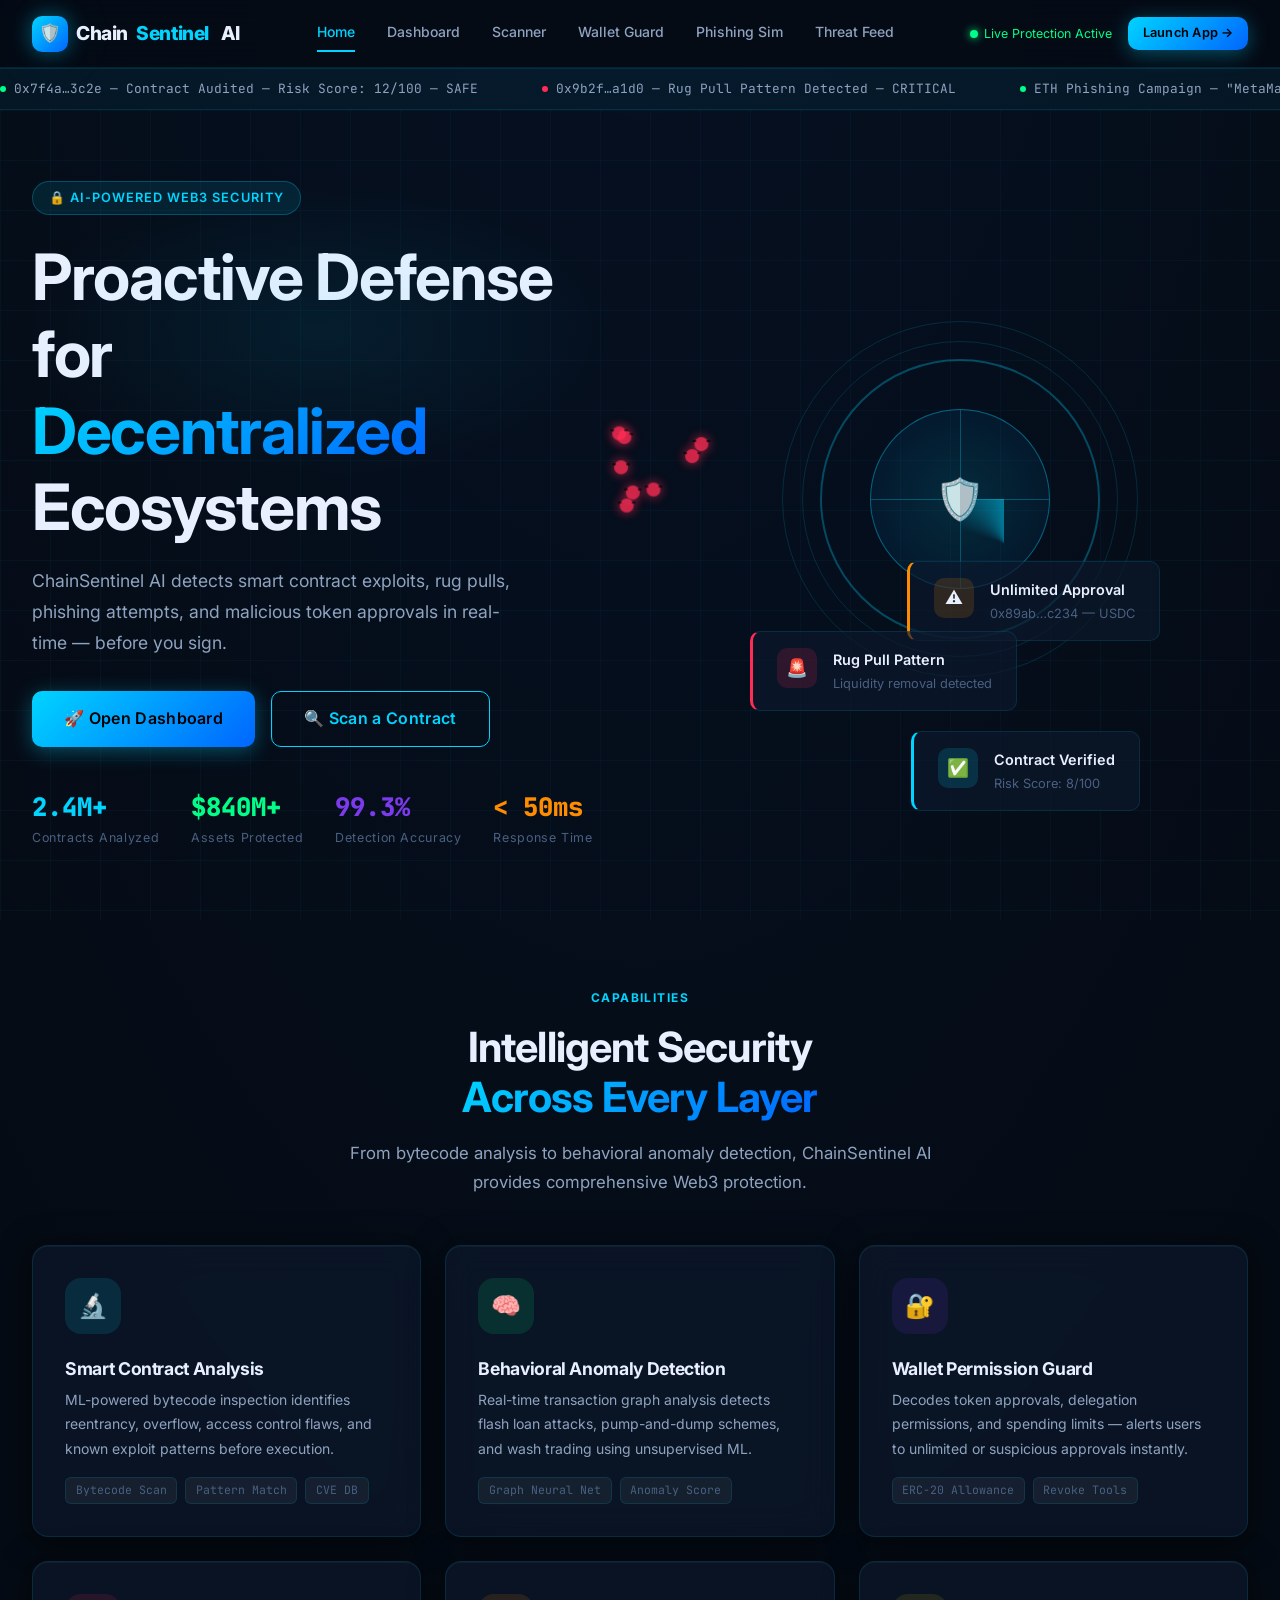
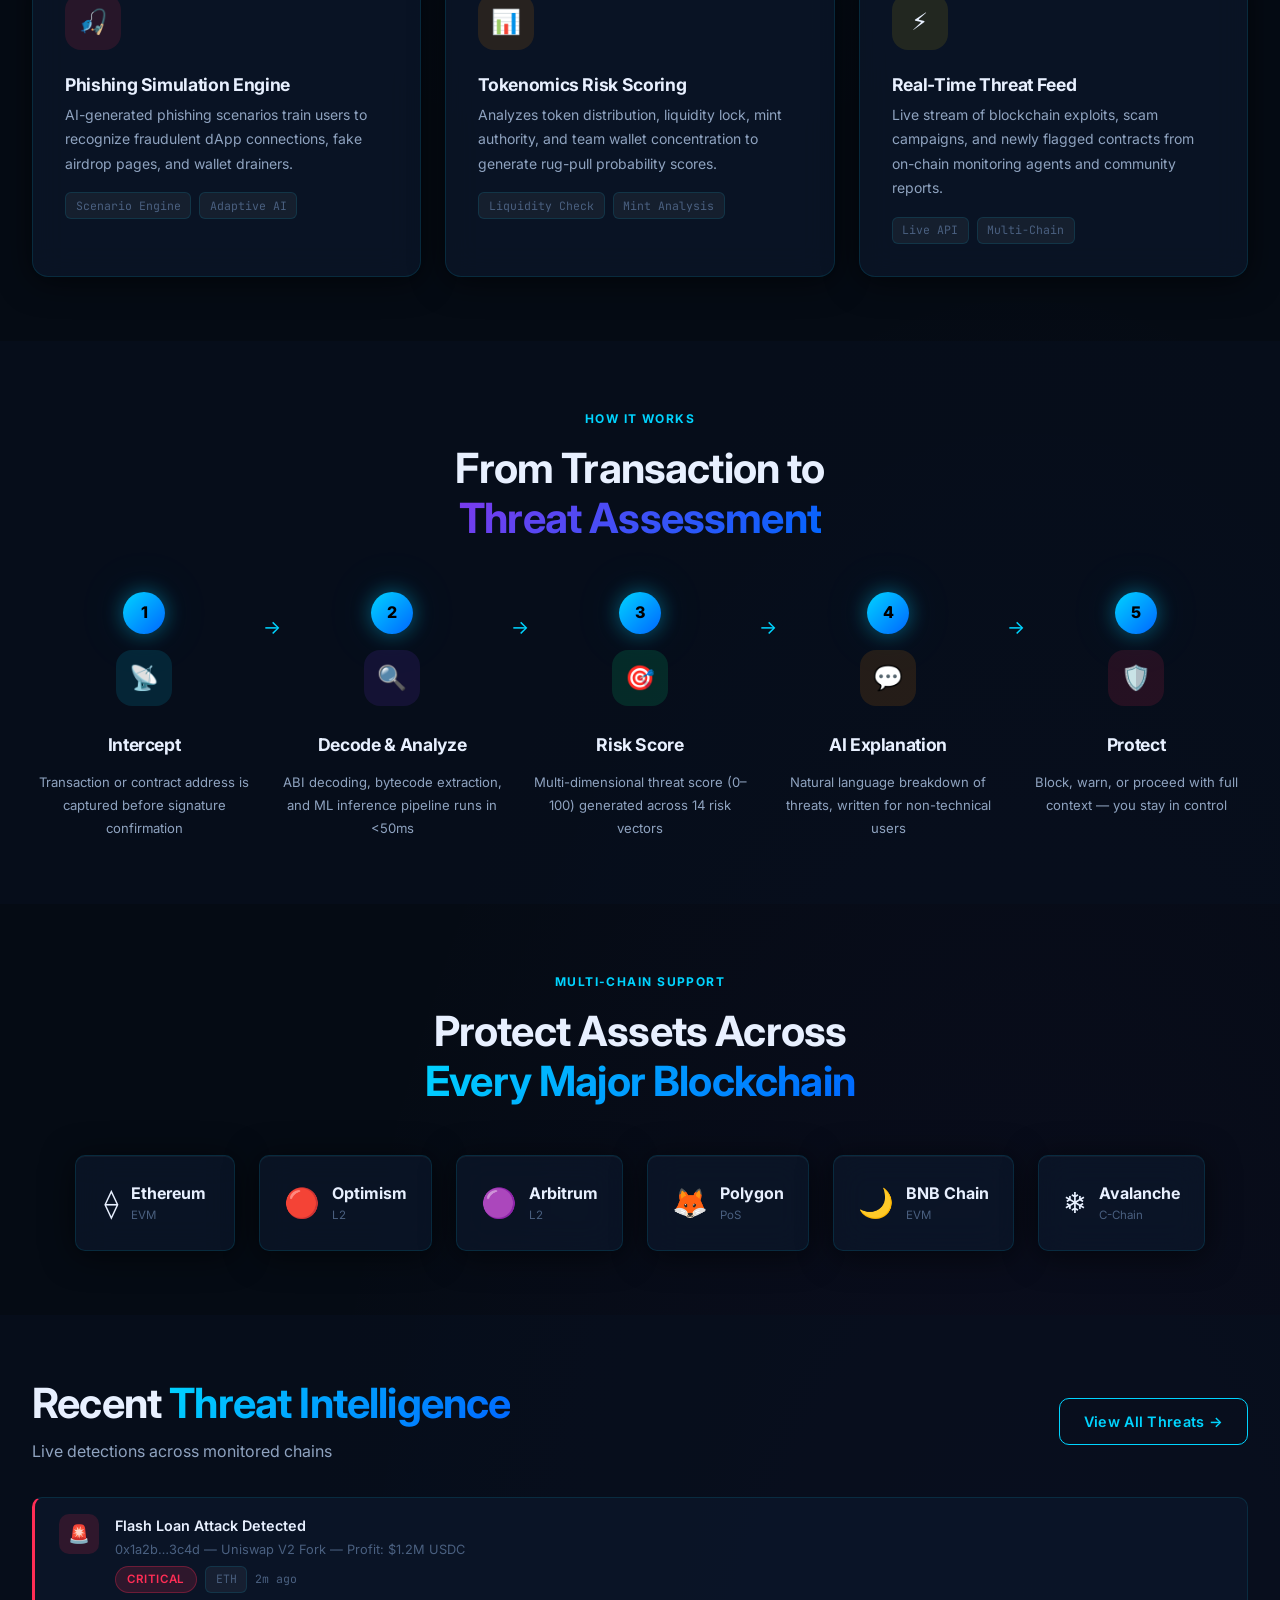
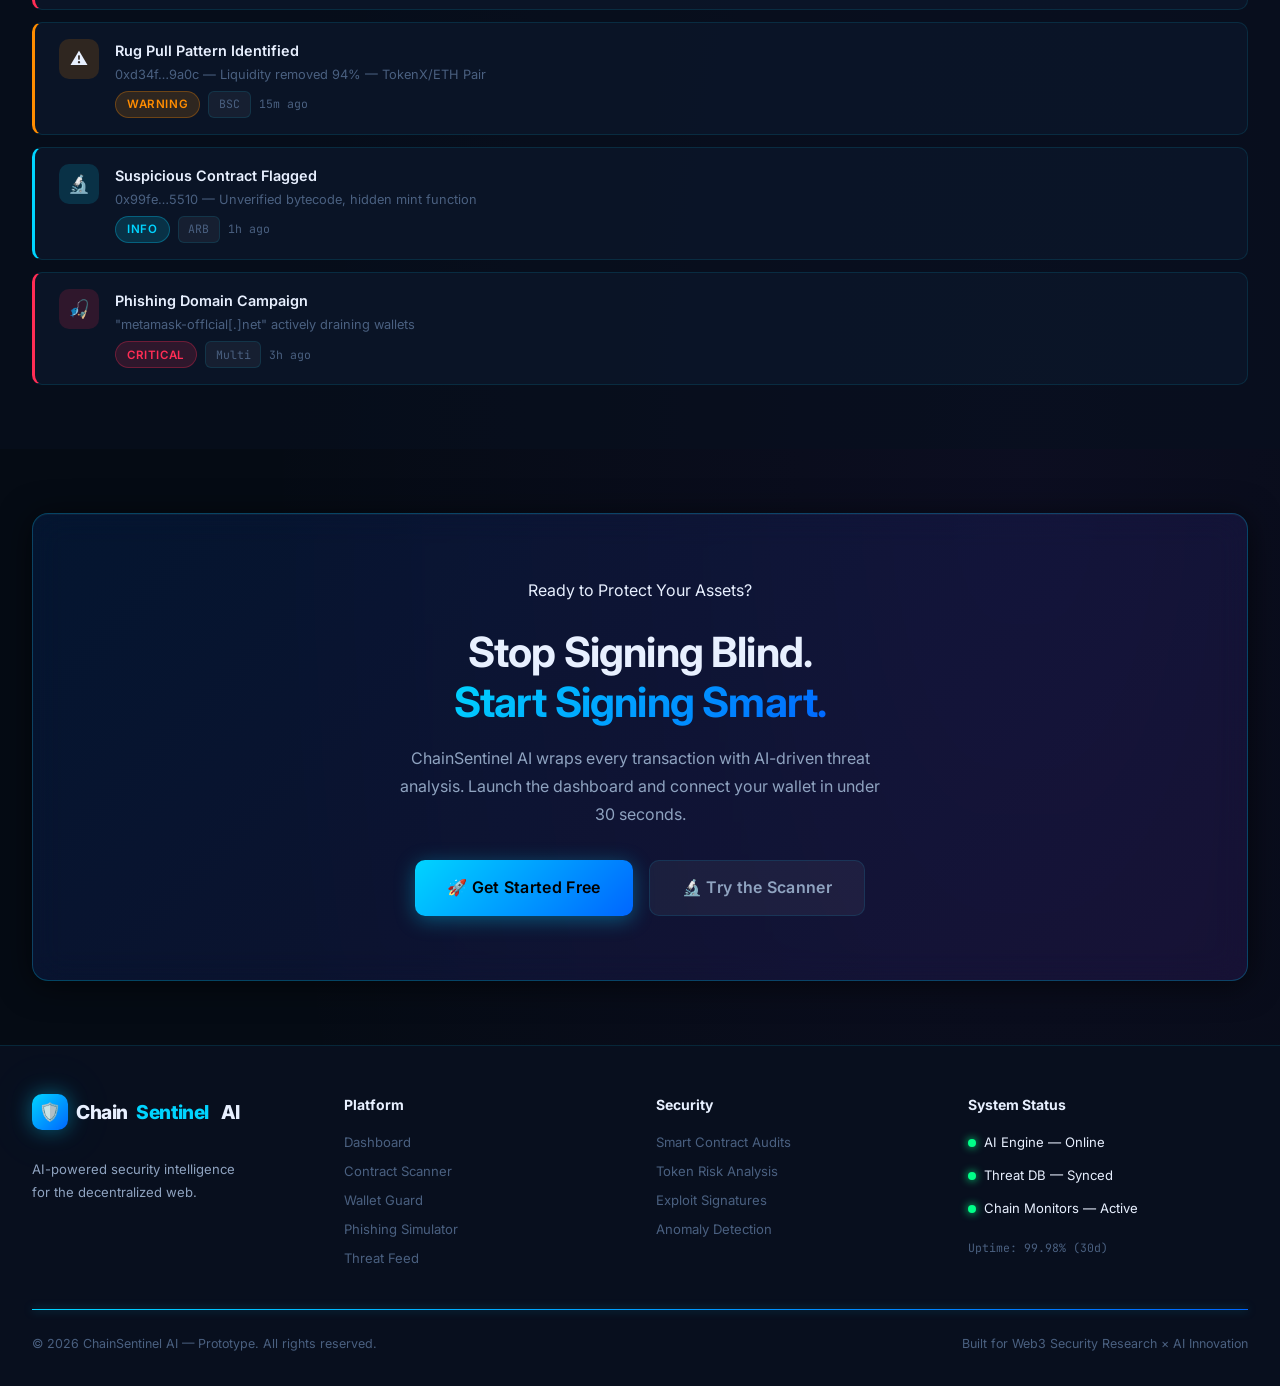
<file: frontend/index.html>
<!DOCTYPE html>
<html lang="en">
<head>
  <meta charset="UTF-8" />
  <meta name="viewport" content="width=device-width, initial-scale=1.0" />
  <title>ChainSentinel AI – Web3 Security Intelligence Platform</title>
  <meta name="description" content="AI-powered real-time threat detection for smart contracts, wallets, and decentralized applications. Protect your Web3 assets with ChainSentinel AI." />
  <link rel="stylesheet" href="styles/main.css" />
  <link rel="stylesheet" href="styles/components.css" />
</head>
<body>

<!-- ===== NAVBAR ===== -->
<nav class="navbar" id="navbar">
  <a href="index.html" class="nav-logo">
    <div class="logo-icon">🛡️</div>
    Chain<span>Sentinel</span>&nbsp;AI
  </a>
  <div class="nav-links">
    <a href="index.html" class="nav-link active">Home</a>
    <a href="dashboard.html" class="nav-link">Dashboard</a>
    <a href="contract-scanner.html" class="nav-link">Scanner</a>
    <a href="wallet-guard.html" class="nav-link">Wallet Guard</a>
    <a href="phishing-sim.html" class="nav-link">Phishing Sim</a>
    <a href="threat-feed.html" class="nav-link">Threat Feed</a>
  </div>
  <div class="nav-actions">
    <div style="display:flex;align-items:center;gap:6px;font-size:0.78rem;color:var(--accent-green)">
      <div class="status-dot"></div> Live Protection Active
    </div>
    <a href="dashboard.html" class="btn btn-primary btn-sm">Launch App →</a>
  </div>
</nav>

<!-- ===== TICKER ===== -->
<div class="ticker-wrap" style="margin-top:68px">
  <div class="ticker" id="ticker">
    <span class="ticker-item"><span class="dot"></span> 0x7f4a…3c2e — Contract Audited — Risk Score: 12/100 — SAFE</span>
    <span class="ticker-item hot"><span class="dot"></span> 0x9b2f…a1d0 — Rug Pull Pattern Detected — CRITICAL</span>
    <span class="ticker-item"><span class="dot"></span> ETH Phishing Campaign — "MetaMask Upgrade" — Reported x847</span>
    <span class="ticker-item"><span class="dot"></span> 0x3e8c…f902 — Unlimited Approval Revoked — Risk Mitigated</span>
    <span class="ticker-item hot"><span class="dot"></span> Flash Loan Attack — $2.4M — Compound Fork — IN PROGRESS</span>
    <span class="ticker-item"><span class="dot"></span> New Exploit Signature DB — v4.2.1 — Deployed</span>
    <span class="ticker-item"><span class="dot"></span> 0x7f4a…3c2e — Contract Audited — Risk Score: 12/100 — SAFE</span>
    <span class="ticker-item hot"><span class="dot"></span> 0x9b2f…a1d0 — Rug Pull Pattern Detected — CRITICAL</span>
    <span class="ticker-item"><span class="dot"></span> ETH Phishing Campaign — "MetaMask Upgrade" — Reported x847</span>
    <span class="ticker-item"><span class="dot"></span> 0x3e8c…f902 — Unlimited Approval Revoked — Risk Mitigated</span>
    <span class="ticker-item hot"><span class="dot"></span> Flash Loan Attack — $2.4M — Compound Fork — IN PROGRESS</span>
    <span class="ticker-item"><span class="dot"></span> New Exploit Signature DB — v4.2.1 — Deployed</span>
  </div>
</div>

<!-- ===== HERO ===== -->
<section class="section grid-bg" style="padding-top: var(--sp-3xl); min-height: 90vh; display:grid; place-items:center;">
  <div class="container" style="display:grid; grid-template-columns:1fr 1fr; gap:4rem; align-items:center;">
    <!-- Left -->
    <div>
      <div class="page-header" style="padding:0; text-align:left;">
        <div class="eyebrow">🔒 AI-Powered Web3 Security</div>
      </div>
      <h1 class="animate-fade-up" style="margin-bottom:1.25rem;">
        Proactive Defense for<br/>
        <span class="text-gradient-cyan">Decentralized</span><br/>
        Ecosystems
      </h1>
      <p class="animate-fade-up delay-1" style="font-size:1.1rem; max-width:500px; margin-bottom:2rem;">
        ChainSentinel AI detects smart contract exploits, rug pulls, phishing attempts, and malicious token approvals in real-time — before you sign.
      </p>
      <div class="animate-fade-up delay-2" style="display:flex; gap:var(--sp-md); flex-wrap:wrap; margin-bottom:2.5rem;">
        <a href="dashboard.html" class="btn btn-primary btn-lg">🚀 Open Dashboard</a>
        <a href="contract-scanner.html" class="btn btn-secondary btn-lg">🔍 Scan a Contract</a>
      </div>
      <!-- Stats row -->
      <div class="animate-fade-up delay-3" style="display:flex; gap:2rem; flex-wrap:wrap;">
        <div>
          <div style="font-size:1.6rem; font-weight:900; font-family:var(--font-mono); color:var(--accent-cyan);">2.4M+</div>
          <div style="font-size:0.78rem; color:var(--text-muted); letter-spacing:0.05em;">Contracts Analyzed</div>
        </div>
        <div>
          <div style="font-size:1.6rem; font-weight:900; font-family:var(--font-mono); color:var(--accent-green);">$840M+</div>
          <div style="font-size:0.78rem; color:var(--text-muted); letter-spacing:0.05em;">Assets Protected</div>
        </div>
        <div>
          <div style="font-size:1.6rem; font-weight:900; font-family:var(--font-mono); color:var(--accent-purple)">99.3%</div>
          <div style="font-size:0.78rem; color:var(--text-muted); letter-spacing:0.05em;">Detection Accuracy</div>
        </div>
        <div>
          <div style="font-size:1.6rem; font-weight:900; font-family:var(--font-mono); color:var(--accent-orange);">< 50ms</div>
          <div style="font-size:0.78rem; color:var(--text-muted); letter-spacing:0.05em;">Response Time</div>
        </div>
      </div>
    </div>

    <!-- Right: Scanner Visual -->
    <div style="display:flex; justify-content:center; align-items:center; flex-direction:column; gap:2rem; animation: float 6s ease-in-out infinite;">
      <div class="scanner-ring">
        <div class="scanner-inner">
          <div class="scanner-crosshair"></div>
          <div class="scanner-sweep"></div>
          <span style="position:relative; z-index:2; font-size:2.5rem;">🛡️</span>
        </div>
      </div>
      <!-- Floating threat items -->
      <div style="position:relative; width:280px;">
        <div class="threat-item warning" style="position:absolute; top:-110px; right:-60px; min-width:220px; animation: float 4s ease-in-out infinite 0.5s;">
          <div class="threat-icon warning">⚠️</div>
          <div class="threat-body">
            <div class="threat-title">Unlimited Approval</div>
            <div class="threat-desc">0x89ab…c234 — USDC</div>
          </div>
        </div>
        <div class="threat-item critical" style="position:absolute; top:-40px; left:-70px; min-width:220px; animation: float 5s ease-in-out infinite 1s;">
          <div class="threat-icon critical">🚨</div>
          <div class="threat-body">
            <div class="threat-title">Rug Pull Pattern</div>
            <div class="threat-desc">Liquidity removal detected</div>
          </div>
        </div>
        <div class="threat-item info" style="position:absolute; top:60px; right:-40px; min-width:200px; animation: float 4.5s ease-in-out infinite 1.5s;">
          <div class="threat-icon info">✅</div>
          <div class="threat-body">
            <div class="threat-title">Contract Verified</div>
            <div class="threat-desc">Risk Score: 8/100</div>
          </div>
        </div>
      </div>
    </div>
  </div>
</section>

<!-- ===== FEATURES ===== -->
<section class="section">
  <div class="container">
    <div class="section-title">
      <div class="eyebrow">Capabilities</div>
      <h2>Intelligent Security<br/><span class="text-gradient-cyan">Across Every Layer</span></h2>
      <p>From bytecode analysis to behavioral anomaly detection, ChainSentinel AI provides comprehensive Web3 protection.</p>
    </div>
    <div class="grid-3" style="gap:1.5rem;">
      <div class="card animate-fade-up delay-1">
        <div class="feature-icon" style="background:rgba(0,212,255,0.12);">🔬</div>
        <h4 style="margin-bottom:0.5rem;">Smart Contract Analysis</h4>
        <p style="font-size:0.875rem; margin-bottom:var(--sp-md);">ML-powered bytecode inspection identifies reentrancy, overflow, access control flaws, and known exploit patterns before execution.</p>
        <div style="display:flex; gap:0.5rem; flex-wrap:wrap;">
          <span class="tag">Bytecode Scan</span>
          <span class="tag">Pattern Match</span>
          <span class="tag">CVE DB</span>
        </div>
      </div>
      <div class="card animate-fade-up delay-2">
        <div class="feature-icon" style="background:rgba(0,255,136,0.12);">🧠</div>
        <h4 style="margin-bottom:0.5rem;">Behavioral Anomaly Detection</h4>
        <p style="font-size:0.875rem; margin-bottom:var(--sp-md);">Real-time transaction graph analysis detects flash loan attacks, pump-and-dump schemes, and wash trading using unsupervised ML.</p>
        <div style="display:flex; gap:0.5rem; flex-wrap:wrap;">
          <span class="tag">Graph Neural Net</span>
          <span class="tag">Anomaly Score</span>
        </div>
      </div>
      <div class="card animate-fade-up delay-3">
        <div class="feature-icon" style="background:rgba(124,58,237,0.12);">🔐</div>
        <h4 style="margin-bottom:0.5rem;">Wallet Permission Guard</h4>
        <p style="font-size:0.875rem; margin-bottom:var(--sp-md);">Decodes token approvals, delegation permissions, and spending limits — alerts users to unlimited or suspicious approvals instantly.</p>
        <div style="display:flex; gap:0.5rem; flex-wrap:wrap;">
          <span class="tag">ERC-20 Allowance</span>
          <span class="tag">Revoke Tools</span>
        </div>
      </div>
      <div class="card animate-fade-up delay-2">
        <div class="feature-icon" style="background:rgba(255,45,85,0.12);">🎣</div>
        <h4 style="margin-bottom:0.5rem;">Phishing Simulation Engine</h4>
        <p style="font-size:0.875rem; margin-bottom:var(--sp-md);">AI-generated phishing scenarios train users to recognize fraudulent dApp connections, fake airdrop pages, and wallet drainers.</p>
        <div style="display:flex; gap:0.5rem; flex-wrap:wrap;">
          <span class="tag">Scenario Engine</span>
          <span class="tag">Adaptive AI</span>
        </div>
      </div>
      <div class="card animate-fade-up delay-3">
        <div class="feature-icon" style="background:rgba(255,140,0,0.12);">📊</div>
        <h4 style="margin-bottom:0.5rem;">Tokenomics Risk Scoring</h4>
        <p style="font-size:0.875rem; margin-bottom:var(--sp-md);">Analyzes token distribution, liquidity lock, mint authority, and team wallet concentration to generate rug-pull probability scores.</p>
        <div style="display:flex; gap:0.5rem; flex-wrap:wrap;">
          <span class="tag">Liquidity Check</span>
          <span class="tag">Mint Analysis</span>
        </div>
      </div>
      <div class="card animate-fade-up delay-4">
        <div class="feature-icon" style="background:rgba(255,215,0,0.10);">⚡</div>
        <h4 style="margin-bottom:0.5rem;">Real-Time Threat Feed</h4>
        <p style="font-size:0.875rem; margin-bottom:var(--sp-md);">Live stream of blockchain exploits, scam campaigns, and newly flagged contracts from on-chain monitoring agents and community reports.</p>
        <div style="display:flex; gap:0.5rem; flex-wrap:wrap;">
          <span class="tag">Live API</span>
          <span class="tag">Multi-Chain</span>
        </div>
      </div>
    </div>
  </div>
</section>

<!-- ===== HOW IT WORKS ===== -->
<section class="section" style="background:rgba(8,15,30,0.6);">
  <div class="container">
    <div class="section-title">
      <div class="eyebrow">How It Works</div>
      <h2>From Transaction to<br/><span class="text-gradient-purple">Threat Assessment</span></h2>
    </div>
    <div style="display:flex; gap:1.5rem; align-items:flex-start;">
      <div class="flow-step">
        <div class="step-num">1</div>
        <div class="feature-icon" style="background:rgba(0,212,255,0.12); margin-bottom:0.75rem;">📡</div>
        <h4>Intercept</h4>
        <p style="font-size:0.82rem; text-align:center;">Transaction or contract address is captured before signature confirmation</p>
      </div>
      <div class="flow-step">
        <div class="step-num">2</div>
        <div class="feature-icon" style="background:rgba(124,58,237,0.12); margin-bottom:0.75rem;">🔍</div>
        <h4>Decode & Analyze</h4>
        <p style="font-size:0.82rem; text-align:center;">ABI decoding, bytecode extraction, and ML inference pipeline runs in &lt;50ms</p>
      </div>
      <div class="flow-step">
        <div class="step-num">3</div>
        <div class="feature-icon" style="background:rgba(0,255,136,0.12); margin-bottom:0.75rem;">🎯</div>
        <h4>Risk Score</h4>
        <p style="font-size:0.82rem; text-align:center;">Multi-dimensional threat score (0–100) generated across 14 risk vectors</p>
      </div>
      <div class="flow-step">
        <div class="step-num">4</div>
        <div class="feature-icon" style="background:rgba(255,140,0,0.12); margin-bottom:0.75rem;">💬</div>
        <h4>AI Explanation</h4>
        <p style="font-size:0.82rem; text-align:center;">Natural language breakdown of threats, written for non-technical users</p>
      </div>
      <div class="flow-step" style="position:static;">
        <div class="step-num">5</div>
        <div class="feature-icon" style="background:rgba(255,45,85,0.12); margin-bottom:0.75rem;">🛡️</div>
        <h4>Protect</h4>
        <p style="font-size:0.82rem; text-align:center;">Block, warn, or proceed with full context — you stay in control</p>
      </div>
    </div>
  </div>
</section>

<!-- ===== SUPPORTED CHAINS ===== -->
<section class="section">
  <div class="container">
    <div class="section-title">
      <div class="eyebrow">Multi-Chain Support</div>
      <h2>Protect Assets Across<br/><span class="text-gradient-cyan">Every Major Blockchain</span></h2>
    </div>
    <div style="display:flex; justify-content:center; gap:1.5rem; flex-wrap:wrap;">
      <div class="card card-sm" style="display:flex; align-items:center; gap:0.75rem; min-width:160px; justify-content:center;">
        <span style="font-size:1.8rem;">⟠</span>
        <div><div style="font-weight:700;">Ethereum</div><div style="font-size:0.72rem;color:var(--text-muted);">EVM</div></div>
      </div>
      <div class="card card-sm" style="display:flex; align-items:center; gap:0.75rem; min-width:160px; justify-content:center;">
        <span style="font-size:1.8rem;">🔴</span>
        <div><div style="font-weight:700;">Optimism</div><div style="font-size:0.72rem;color:var(--text-muted);">L2</div></div>
      </div>
      <div class="card card-sm" style="display:flex; align-items:center; gap:0.75rem; min-width:160px; justify-content:center;">
        <span style="font-size:1.8rem;">🟣</span>
        <div><div style="font-weight:700;">Arbitrum</div><div style="font-size:0.72rem;color:var(--text-muted);">L2</div></div>
      </div>
      <div class="card card-sm" style="display:flex; align-items:center; gap:0.75rem; min-width:160px; justify-content:center;">
        <span style="font-size:1.8rem;">🦊</span>
        <div><div style="font-weight:700;">Polygon</div><div style="font-size:0.72rem;color:var(--text-muted);">PoS</div></div>
      </div>
      <div class="card card-sm" style="display:flex; align-items:center; gap:0.75rem; min-width:160px; justify-content:center;">
        <span style="font-size:1.8rem;">🌙</span>
        <div><div style="font-weight:700;">BNB Chain</div><div style="font-size:0.72rem;color:var(--text-muted);">EVM</div></div>
      </div>
      <div class="card card-sm" style="display:flex; align-items:center; gap:0.75rem; min-width:160px; justify-content:center;">
        <span style="font-size:1.8rem;">❄️</span>
        <div><div style="font-weight:700;">Avalanche</div><div style="font-size:0.72rem;color:var(--text-muted);">C-Chain</div></div>
      </div>
    </div>
  </div>
</section>

<!-- ===== RECENT THREATS ===== -->
<section class="section" style="background:rgba(8,15,30,0.6);">
  <div class="container">
    <div class="flex-between" style="margin-bottom:var(--sp-xl);">
      <div>
        <h2 style="margin-bottom:0.5rem;">Recent <span class="text-gradient-cyan">Threat Intelligence</span></h2>
        <p style="margin:0;">Live detections across monitored chains</p>
      </div>
      <a href="threat-feed.html" class="btn btn-secondary">View All Threats →</a>
    </div>
    <div style="display:flex; flex-direction:column; gap:0.75rem;" id="recent-threats">
      <!-- populated by JS -->
    </div>
  </div>
</section>

<!-- ===== CTA ===== -->
<section class="section">
  <div class="container">
    <div class="card" style="text-align:center; background:linear-gradient(135deg, rgba(0,102,255,0.12), rgba(124,58,237,0.12)); border-color:rgba(0,212,255,0.25); padding:4rem 2rem;">
      <div class="eyebrow" style="margin:0 auto var(--sp-lg);">Ready to Protect Your Assets?</div>
      <h2 style="margin-bottom:1rem;">Stop Signing Blind.<br/><span class="text-gradient-cyan">Start Signing Smart.</span></h2>
      <p style="max-width:500px; margin:0 auto 2rem;">ChainSentinel AI wraps every transaction with AI-driven threat analysis. Launch the dashboard and connect your wallet in under 30 seconds.</p>
      <div style="display:flex; gap:var(--sp-md); justify-content:center; flex-wrap:wrap;">
        <a href="dashboard.html" class="btn btn-primary btn-lg">🚀 Get Started Free</a>
        <a href="contract-scanner.html" class="btn btn-ghost btn-lg">🔬 Try the Scanner</a>
      </div>
    </div>
  </div>
</section>

<!-- ===== FOOTER ===== -->
<footer style="background:var(--bg-secondary); border-top:1px solid var(--border); padding:3rem 0 2rem;">
  <div class="container">
    <div class="grid-4" style="margin-bottom:2.5rem;">
      <div>
        <a href="index.html" class="nav-logo" style="margin-bottom:1rem; display:inline-flex;">
          <div class="logo-icon">🛡️</div>
          Chain<span>Sentinel</span>&nbsp;AI
        </a>
        <p style="font-size:0.82rem; max-width:220px; margin-top:0.75rem;">AI-powered security intelligence for the decentralized web.</p>
      </div>
      <div>
        <div style="font-weight:700; margin-bottom:1rem; font-size:0.875rem;">Platform</div>
        <div style="display:flex; flex-direction:column; gap:0.5rem;">
          <a href="dashboard.html" style="font-size:0.82rem; color:var(--text-muted); transition:color 0.2s;" onmouseover="this.style.color='var(--accent-cyan)'" onmouseout="this.style.color='var(--text-muted)'">Dashboard</a>
          <a href="contract-scanner.html" style="font-size:0.82rem; color:var(--text-muted); transition:color 0.2s;" onmouseover="this.style.color='var(--accent-cyan)'" onmouseout="this.style.color='var(--text-muted)'">Contract Scanner</a>
          <a href="wallet-guard.html" style="font-size:0.82rem; color:var(--text-muted); transition:color 0.2s;" onmouseover="this.style.color='var(--accent-cyan)'" onmouseout="this.style.color='var(--text-muted)'">Wallet Guard</a>
          <a href="phishing-sim.html" style="font-size:0.82rem; color:var(--text-muted); transition:color 0.2s;" onmouseover="this.style.color='var(--accent-cyan)'" onmouseout="this.style.color='var(--text-muted)'">Phishing Simulator</a>
          <a href="threat-feed.html" style="font-size:0.82rem; color:var(--text-muted); transition:color 0.2s;" onmouseover="this.style.color='var(--accent-cyan)'" onmouseout="this.style.color='var(--text-muted)'">Threat Feed</a>
        </div>
      </div>
      <div>
        <div style="font-weight:700; margin-bottom:1rem; font-size:0.875rem;">Security</div>
        <div style="display:flex; flex-direction:column; gap:0.5rem;">
          <span style="font-size:0.82rem; color:var(--text-muted);">Smart Contract Audits</span>
          <span style="font-size:0.82rem; color:var(--text-muted);">Token Risk Analysis</span>
          <span style="font-size:0.82rem; color:var(--text-muted);">Exploit Signatures</span>
          <span style="font-size:0.82rem; color:var(--text-muted);">Anomaly Detection</span>
        </div>
      </div>
      <div>
        <div style="font-weight:700; margin-bottom:1rem; font-size:0.875rem;">System Status</div>
        <div style="display:flex; flex-direction:column; gap:0.75rem;">
          <div style="display:flex; align-items:center; gap:0.5rem; font-size:0.82rem;">
            <div class="status-dot"></div> AI Engine — Online
          </div>
          <div style="display:flex; align-items:center; gap:0.5rem; font-size:0.82rem;">
            <div class="status-dot"></div> Threat DB — Synced
          </div>
          <div style="display:flex; align-items:center; gap:0.5rem; font-size:0.82rem;">
            <div class="status-dot"></div> Chain Monitors — Active
          </div>
          <div style="font-size:0.72rem; color:var(--text-muted); margin-top:0.5rem; font-family:var(--font-mono);">Uptime: 99.98% (30d)</div>
        </div>
      </div>
    </div>
    <div class="neon-line"></div>
    <div class="flex-between" style="flex-wrap:wrap; gap:1rem;">
      <div style="font-size:0.78rem; color:var(--text-muted);">© 2026 ChainSentinel AI — Prototype. All rights reserved.</div>
      <div style="font-size:0.78rem; color:var(--text-muted);">Built for Web3 Security Research × AI Innovation</div>
    </div>
  </div>
</footer>

<script src="scripts/main.js"></script>
<script>
// Recent threats for landing page
const landingThreats = [
  { sev:'critical', icon:'🚨', title:'Flash Loan Attack Detected', desc:'0x1a2b…3c4d — Uniswap V2 Fork — Profit: $1.2M USDC', time:'2m ago', chain:'ETH' },
  { sev:'warning',  icon:'⚠️', title:'Rug Pull Pattern Identified', desc:'0xd34f…9a0c — Liquidity removed 94% — TokenX/ETH Pair', time:'15m ago', chain:'BSC' },
  { sev:'info',     icon:'🔬', title:'Suspicious Contract Flagged', desc:'0x99fe…5510 — Unverified bytecode, hidden mint function', time:'1h ago', chain:'ARB' },
  { sev:'critical', icon:'🎣', title:'Phishing Domain Campaign', desc:'"metamask-offlcial[.]net" actively draining wallets', time:'3h ago', chain:'Multi' },
];
const container = document.getElementById('recent-threats');
landingThreats.forEach(t => {
  container.innerHTML += `
    <div class="threat-item ${t.sev}">
      <div class="threat-icon ${t.sev}">${t.icon}</div>
      <div class="threat-body">
        <div class="threat-title">${t.title}</div>
        <div class="threat-desc">${t.desc}</div>
        <div class="threat-meta">
          <span class="badge ${t.sev==='critical'?'badge-danger':t.sev==='warning'?'badge-warning':'badge-info'}">${t.sev}</span>
          <span class="tag">${t.chain}</span>
          <span class="threat-time">${t.time}</span>
        </div>
      </div>
    </div>`;
});
</script>
</body>
</html>
</file>
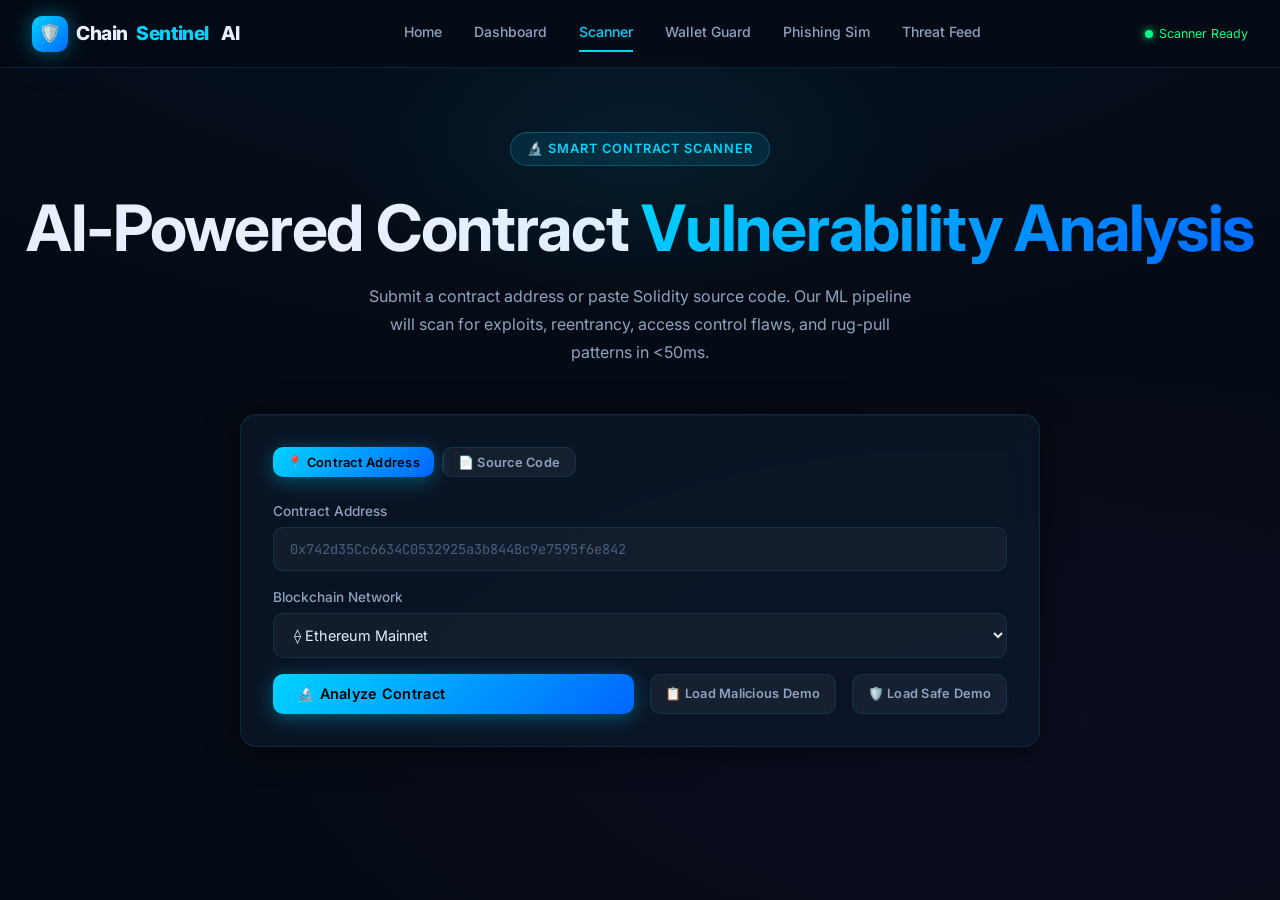
<file: frontend/contract-scanner.html>
<!DOCTYPE html>
<html lang="en">

<head>
    <meta charset="UTF-8" />
    <meta name="viewport" content="width=device-width, initial-scale=1.0" />
    <title>Contract Scanner – ChainSentinel AI</title>
    <meta name="description"
        content="AI-powered smart contract vulnerability scanner. Detect reentrancy, overflow, access control flaws, and known exploits in real-time." />
    <link rel="stylesheet" href="styles/main.css" />
    <link rel="stylesheet" href="styles/components.css" />
</head>

<body>

    <nav class="navbar" id="navbar">
        <a href="index.html" class="nav-logo">
            <div class="logo-icon">🛡️</div>Chain<span>Sentinel</span>&nbsp;AI
        </a>
        <div class="nav-links">
            <a href="index.html" class="nav-link">Home</a>
            <a href="dashboard.html" class="nav-link">Dashboard</a>
            <a href="contract-scanner.html" class="nav-link active">Scanner</a>
            <a href="wallet-guard.html" class="nav-link">Wallet Guard</a>
            <a href="phishing-sim.html" class="nav-link">Phishing Sim</a>
            <a href="threat-feed.html" class="nav-link">Threat Feed</a>
        </div>
        <div class="nav-actions">
            <div style="display:flex;align-items:center;gap:6px;font-size:0.78rem;color:var(--accent-green);">
                <div class="status-dot"></div> Scanner Ready
            </div>
        </div>
    </nav>

    <div class="page-header">
        <div class="eyebrow">🔬 Smart Contract Scanner</div>
        <h1>AI-Powered Contract <span class="text-gradient-cyan">Vulnerability Analysis</span></h1>
        <p style="max-width:560px; margin:var(--sp-md) auto 0;">Submit a contract address or paste Solidity source code.
            Our ML pipeline will scan for exploits, reentrancy, access control flaws, and rug-pull patterns in &lt;50ms.
        </p>
    </div>

    <div class="container" style="padding-bottom:var(--sp-3xl);">

        <!-- Input Card -->
        <div class="card" id="scanInputCard" style="max-width:800px;margin:0 auto var(--sp-xl);">
            <div style="display:flex;gap:var(--sp-sm);margin-bottom:var(--sp-lg);">
                <button class="btn btn-primary btn-sm" id="tabAddr" onclick="switchTab('addr')">📍 Contract
                    Address</button>
                <button class="btn btn-ghost btn-sm" id="tabSrc" onclick="switchTab('src')">📄 Source Code</button>
            </div>

            <div id="panelAddr">
                <div class="input-group" style="margin-bottom:var(--sp-md);">
                    <label class="input-label">Contract Address</label>
                    <input id="contractAddr" class="input input-mono" type="text"
                        placeholder="0x742d35Cc6634C0532925a3b844Bc9e7595f6e842" />
                </div>
                <div class="input-group" style="margin-bottom:var(--sp-md);">
                    <label class="input-label">Blockchain Network</label>
                    <select class="input" id="chainSelect">
                        <option value="eth">⟠ Ethereum Mainnet</option>
                        <option value="arb">🟣 Arbitrum One</option>
                        <option value="bsc">🌙 BNB Smart Chain</option>
                        <option value="pol">🦊 Polygon PoS</option>
                        <option value="opt">🔴 Optimism</option>
                        <option value="avax">❄️ Avalanche C-Chain</option>
                    </select>
                </div>
            </div>

            <div id="panelSrc" style="display:none;">
                <div class="input-group" style="margin-bottom:var(--sp-md);">
                    <label class="input-label">Paste Solidity Source</label>
                    <textarea class="input input-mono" id="sourceCode" rows="8"
                        placeholder="// SPDX-License-Identifier: MIT&#10;pragma solidity ^0.8.0;&#10;&#10;contract MyToken { ... }"></textarea>
                </div>
            </div>

            <div style="display:flex;gap:var(--sp-md);flex-wrap:wrap;">
                <button class="btn btn-primary" id="scanBtn" onclick="startScan()" style="flex:1;">🔬 Analyze
                    Contract</button>
                <button class="btn btn-ghost btn-sm" onclick="loadDemoContract()">📋 Load Malicious Demo</button>
                <button class="btn btn-ghost btn-sm" onclick="loadSafeDemo()">🛡️ Load Safe Demo</button>
            </div>
        </div>

        <!-- Scanning State -->
        <div id="scanningState" style="display:none; text-align:center; padding:3rem 0;">
            <div class="spinner spinner-lg" style="margin:0 auto 1.5rem;"></div>
            <h3 style="margin-bottom:0.5rem; color:var(--accent-cyan);">AI Analysis In Progress…</h3>
            <p id="scanStatus">Fetching contract bytecode…</p>
            <div style="max-width:400px;margin:1.5rem auto;">
                <div class="progress-wrap">
                    <div class="progress-bar cyan" id="scanProgress" style="width:0%;transition:width 0.4s;"></div>
                </div>
                <div
                    style="display:flex;justify-content:space-between;margin-top:0.5rem;font-size:0.75rem;color:var(--text-muted);">
                    <span>Bytecode Decode</span><span>ML Inference</span><span>Risk Scoring</span>
                </div>
            </div>
        </div>

        <!-- Results -->
        <div id="results" style="display:none;">
            <!-- Header -->
            <div class="card"
                style="margin-bottom:var(--sp-xl); display:flex; align-items:center; gap:var(--sp-xl); flex-wrap:wrap;">
                <div id="riskGauge" style="text-align:center; min-width:140px;">
                    <!-- JS fills this -->
                </div>
                <div style="flex:1; min-width:200px;">
                    <div id="riskBadge" style="margin-bottom:0.5rem;"></div>
                    <h3 id="riskTitle" style="margin-bottom:0.5rem;"></h3>
                    <p id="riskDesc" style="margin:0; font-size:0.88rem;"></p>
                </div>
                <div style="display:flex; flex-direction:column; gap:var(--sp-sm); text-align:right;">
                    <div style="font-size:0.75rem; color:var(--text-muted);">Scanned Contract</div>
                    <div class="wallet-address"><span id="scannedAddr" style="color:var(--accent-cyan);"></span></div>
                    <div style="font-size:0.72rem; color:var(--text-muted);" id="scanMeta"></div>
                </div>
            </div>

            <!-- Vulnerability List -->
            <div class="grid-2" style="margin-bottom:var(--sp-xl);">
                <div class="card">
                    <h4 style="margin-bottom:var(--sp-lg);">⚠️ Identified Vulnerabilities</h4>
                    <div id="vulnList" style="display:flex; flex-direction:column; gap:0.75rem;"></div>
                </div>
                <div class="card">
                    <h4 style="margin-bottom:var(--sp-lg);">📊 Risk Breakdown</h4>
                    <div id="riskBreakdown" style="display:flex; flex-direction:column; gap:var(--sp-md);"></div>
                </div>
            </div>

            <!-- Code View -->
            <div class="card" style="margin-bottom:var(--sp-xl);">
                <div class="flex-between" style="margin-bottom:var(--sp-md);">
                    <h4>📄 Annotated Bytecode / Source</h4>
                    <button class="code-copy-btn" onclick="CS.toast('Code copied!','success')">Copy</button>
                </div>
                <div class="code-block" id="codeView"></div>
            </div>

            <!-- AI Explanation -->
            <div class="ai-insight" style="margin-bottom:var(--sp-xl);">
                <div class="ai-icon">🧠</div>
                <div style="flex:1;">
                    <div class="ai-insight-label">AI Security Assessment</div>
                    <p id="aiExplanation" style="margin:0; line-height:1.8;"></p>
                </div>
            </div>

            <!-- Actions -->
            <div style="display:flex; gap:var(--sp-md); flex-wrap:wrap;">
                <button class="btn btn-danger" onclick="CS.toast('Report submitted to global threat DB','danger')">🚨
                    Report as Threat</button>
                <button class="btn btn-secondary" onclick="CS.toast('PDF report generated','success')">📄 Export
                    Report</button>
                <button class="btn btn-ghost" onclick="resetScanner()">🔄 Scan Another</button>
            </div>
        </div>

    </div>

    <script src="scripts/main.js"></script>
    <script src="scripts/scanner.js"></script>
</body>

</html>
</file>
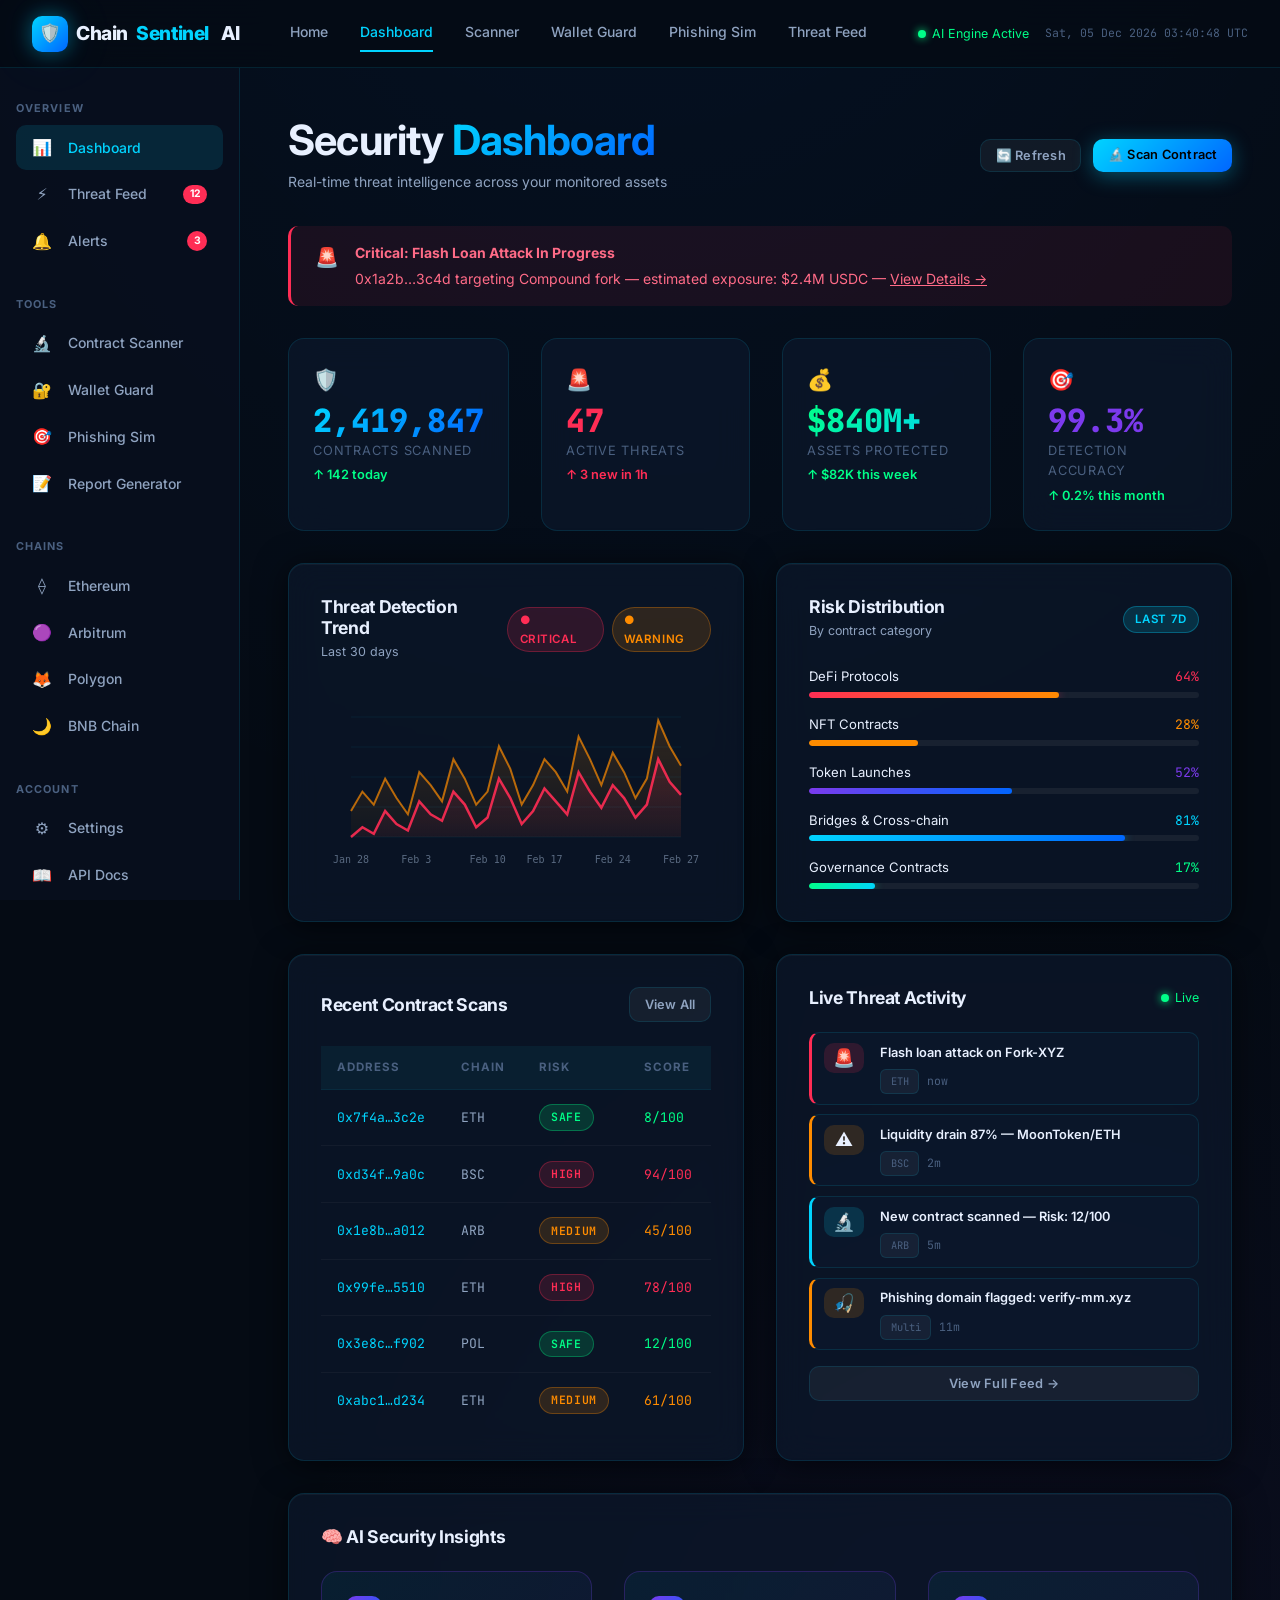
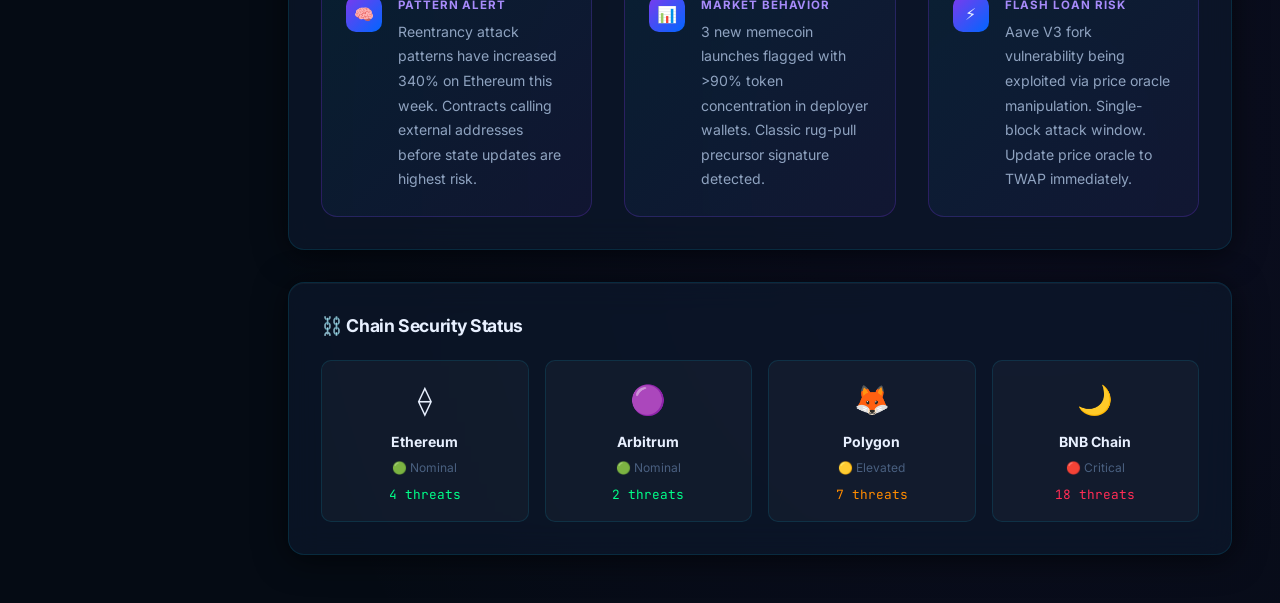
<file: frontend/dashboard.html>
<!DOCTYPE html>
<html lang="en">

<head>
    <meta charset="UTF-8" />
    <meta name="viewport" content="width=device-width, initial-scale=1.0" />
    <title>Dashboard – ChainSentinel AI</title>
    <meta name="description"
        content="ChainSentinel AI security dashboard — real-time threat monitoring, risk analytics, and wallet health overview." />
    <link rel="stylesheet" href="styles/main.css" />
    <link rel="stylesheet" href="styles/components.css" />
</head>

<body>

    <!-- NAVBAR -->
    <nav class="navbar" id="navbar">
        <a href="index.html" class="nav-logo">
            <div class="logo-icon">🛡️</div>
            Chain<span>Sentinel</span>&nbsp;AI
        </a>
        <div class="nav-links">
            <a href="index.html" class="nav-link">Home</a>
            <a href="dashboard.html" class="nav-link active">Dashboard</a>
            <a href="contract-scanner.html" class="nav-link">Scanner</a>
            <a href="wallet-guard.html" class="nav-link">Wallet Guard</a>
            <a href="phishing-sim.html" class="nav-link">Phishing Sim</a>
            <a href="threat-feed.html" class="nav-link">Threat Feed</a>
        </div>
        <div class="nav-actions">
            <div style="display:flex;align-items:center;gap:6px;font-size:0.78rem;color:var(--accent-green);">
                <div class="status-dot"></div> AI Engine Active
            </div>
            <div style="font-family:var(--font-mono);font-size:0.72rem;color:var(--text-muted);" class="live-clock">
            </div>
        </div>
    </nav>

    <!-- LAYOUT -->
    <div class="layout-with-sidebar">
        <!-- SIDEBAR -->
        <aside class="sidebar">
            <div class="sidebar-label">Overview</div>
            <div class="sidebar-section">
                <a href="dashboard.html" class="sidebar-link active"><span class="icon">📊</span> Dashboard</a>
                <a href="threat-feed.html" class="sidebar-link"><span class="icon">⚡</span> Threat Feed <span
                        class="count">12</span></a>
                <a href="#" class="sidebar-link"><span class="icon">🔔</span> Alerts <span class="count">3</span></a>
            </div>
            <div class="sidebar-label">Tools</div>
            <div class="sidebar-section">
                <a href="contract-scanner.html" class="sidebar-link"><span class="icon">🔬</span> Contract Scanner</a>
                <a href="wallet-guard.html" class="sidebar-link"><span class="icon">🔐</span> Wallet Guard</a>
                <a href="phishing-sim.html" class="sidebar-link"><span class="icon">🎯</span> Phishing Sim</a>
                <a href="#" class="sidebar-link"><span class="icon">📝</span> Report Generator</a>
            </div>
            <div class="sidebar-label">Chains</div>
            <div class="sidebar-section">
                <a href="#" class="sidebar-link"><span class="icon">⟠</span> Ethereum</a>
                <a href="#" class="sidebar-link"><span class="icon">🟣</span> Arbitrum</a>
                <a href="#" class="sidebar-link"><span class="icon">🦊</span> Polygon</a>
                <a href="#" class="sidebar-link"><span class="icon">🌙</span> BNB Chain</a>
            </div>
            <div class="sidebar-label">Account</div>
            <div class="sidebar-section">
                <a href="#" class="sidebar-link"><span class="icon">⚙️</span> Settings</a>
                <a href="#" class="sidebar-link"><span class="icon">📖</span> API Docs</a>
            </div>
            <!-- Wallet snippet -->
            <div
                style="margin:1rem; padding:1rem; background:rgba(0,212,255,0.06); border:1px solid rgba(0,212,255,0.2); border-radius:var(--r-md);">
                <div
                    style="font-size:0.7rem; color:var(--text-muted); margin-bottom:0.4rem; text-transform:uppercase; letter-spacing:0.06em;">
                    Connected Wallet</div>
                <div style="font-family:var(--font-mono); font-size:0.75rem; color:var(--accent-cyan);">0x7f4a…3c2e
                </div>
                <div style="font-size:0.7rem; color:var(--text-muted); margin-top:0.3rem;">⟠ Ethereum Mainnet</div>
                <div style="margin-top:0.75rem; display:flex; align-items:center; gap:0.5rem;">
                    <div class="status-dot" style="width:6px;height:6px;"></div>
                    <span style="font-size:0.72rem; color:var(--accent-green);">Protected</span>
                </div>
            </div>
        </aside>

        <!-- MAIN CONTENT -->
        <main class="main-content">
            <!-- Header row -->
            <div class="flex-between" style="margin-bottom:var(--sp-xl);">
                <div>
                    <h2 style="margin-bottom:0.25rem;">Security <span class="text-gradient-cyan">Dashboard</span></h2>
                    <p style="margin:0; font-size:0.875rem;">Real-time threat intelligence across your monitored assets
                    </p>
                </div>
                <div style="display:flex;gap:0.75rem;">
                    <button class="btn btn-ghost btn-sm" onclick="CS.toast('Dashboard refreshed','success')">🔄
                        Refresh</button>
                    <a href="contract-scanner.html" class="btn btn-primary btn-sm">🔬 Scan Contract</a>
                </div>
            </div>

            <!-- Critical Alert -->
            <div class="alert alert-danger" style="margin-bottom:var(--sp-xl);">
                <span style="font-size:1.2rem;">🚨</span>
                <div>
                    <div style="font-weight:700; margin-bottom:0.2rem;">Critical: Flash Loan Attack In Progress</div>
                    <div>0x1a2b…3c4d targeting Compound fork — estimated exposure: $2.4M USDC — <a
                            href="threat-feed.html" style="color:inherit;text-decoration:underline;">View Details →</a>
                    </div>
                </div>
            </div>

            <!-- Stat Cards -->
            <div class="grid-4" style="margin-bottom:var(--sp-xl);">
                <div class="stat-card">
                    <div style="font-size:1.3rem;">🛡️</div>
                    <div class="stat-value text-gradient-cyan" id="stat-contracts">0</div>
                    <div class="stat-label">Contracts Scanned</div>
                    <div class="stat-delta up">↑ 142 today</div>
                </div>
                <div class="stat-card">
                    <div style="font-size:1.3rem;">🚨</div>
                    <div class="stat-value" style="color:var(--accent-red);" id="stat-threats">0</div>
                    <div class="stat-label">Active Threats</div>
                    <div class="stat-delta down">↑ 3 new in 1h</div>
                </div>
                <div class="stat-card">
                    <div style="font-size:1.3rem;">💰</div>
                    <div class="stat-value text-gradient-green" id="stat-saved">$0</div>
                    <div class="stat-label">Assets Protected</div>
                    <div class="stat-delta up">↑ $82K this week</div>
                </div>
                <div class="stat-card">
                    <div style="font-size:1.3rem;">🎯</div>
                    <div class="stat-value" style="color:var(--accent-purple);" id="stat-accuracy">0%</div>
                    <div class="stat-label">Detection Accuracy</div>
                    <div class="stat-delta up">↑ 0.2% this month</div>
                </div>
            </div>

            <!-- Charts Row -->
            <div class="grid-2" style="margin-bottom:var(--sp-xl);">
                <!-- Threat Trend Chart -->
                <div class="card">
                    <div class="flex-between" style="margin-bottom:var(--sp-lg);">
                        <div>
                            <h4 style="margin-bottom:0.2rem;">Threat Detection Trend</h4>
                            <p style="font-size:0.78rem; margin:0;">Last 30 days</p>
                        </div>
                        <div style="display:flex; gap:0.5rem;">
                            <span class="badge badge-danger">● Critical</span>
                            <span class="badge badge-warning">● Warning</span>
                        </div>
                    </div>
                    <canvas id="trendChart" width="400" height="180" style="width:100%;"></canvas>
                </div>

                <!-- Risk Distribution -->
                <div class="card">
                    <div class="flex-between" style="margin-bottom:var(--sp-lg);">
                        <div>
                            <h4 style="margin-bottom:0.2rem;">Risk Distribution</h4>
                            <p style="font-size:0.78rem; margin:0;">By contract category</p>
                        </div>
                        <span class="badge badge-info">Last 7d</span>
                    </div>
                    <div style="display:flex; flex-direction:column; gap:var(--sp-md);">
                        <div>
                            <div class="flex-between" style="margin-bottom:0.3rem;">
                                <span style="font-size:0.82rem;">DeFi Protocols</span>
                                <span
                                    style="font-size:0.82rem; font-family:var(--font-mono); color:var(--accent-red);">64%</span>
                            </div>
                            <div class="progress-wrap">
                                <div class="progress-bar red" id="pb1" style="width:0%"></div>
                            </div>
                        </div>
                        <div>
                            <div class="flex-between" style="margin-bottom:0.3rem;">
                                <span style="font-size:0.82rem;">NFT Contracts</span>
                                <span
                                    style="font-size:0.82rem; font-family:var(--font-mono); color:var(--accent-orange);">28%</span>
                            </div>
                            <div class="progress-wrap">
                                <div class="progress-bar" id="pb2" style="width:0%;background:var(--accent-orange)">
                                </div>
                            </div>
                        </div>
                        <div>
                            <div class="flex-between" style="margin-bottom:0.3rem;">
                                <span style="font-size:0.82rem;">Token Launches</span>
                                <span
                                    style="font-size:0.82rem; font-family:var(--font-mono); color:var(--accent-purple);">52%</span>
                            </div>
                            <div class="progress-wrap">
                                <div class="progress-bar purple" id="pb3" style="width:0%"></div>
                            </div>
                        </div>
                        <div>
                            <div class="flex-between" style="margin-bottom:0.3rem;">
                                <span style="font-size:0.82rem;">Bridges & Cross-chain</span>
                                <span
                                    style="font-size:0.82rem; font-family:var(--font-mono); color:var(--accent-cyan);">81%</span>
                            </div>
                            <div class="progress-wrap">
                                <div class="progress-bar cyan" id="pb4" style="width:0%"></div>
                            </div>
                        </div>
                        <div>
                            <div class="flex-between" style="margin-bottom:0.3rem;">
                                <span style="font-size:0.82rem;">Governance Contracts</span>
                                <span
                                    style="font-size:0.82rem; font-family:var(--font-mono); color:var(--accent-green);">17%</span>
                            </div>
                            <div class="progress-wrap">
                                <div class="progress-bar green" id="pb5" style="width:0%"></div>
                            </div>
                        </div>
                    </div>
                </div>
            </div>

            <!-- Bottom Row -->
            <div class="grid-2" style="margin-bottom:var(--sp-xl);">
                <!-- Recent Scans -->
                <div class="card">
                    <div class="flex-between" style="margin-bottom:var(--sp-lg);">
                        <h4>Recent Contract Scans</h4>
                        <a href="contract-scanner.html" class="btn btn-ghost btn-sm">View All</a>
                    </div>
                    <table class="data-table">
                        <thead>
                            <tr>
                                <th>Address</th>
                                <th>Chain</th>
                                <th>Risk</th>
                                <th>Score</th>
                            </tr>
                        </thead>
                        <tbody id="recentScansTable"></tbody>
                    </table>
                </div>

                <!-- Live Threat Feed Preview -->
                <div class="card">
                    <div class="flex-between" style="margin-bottom:var(--sp-lg);">
                        <h4>Live Threat Activity</h4>
                        <div
                            style="display:flex;align-items:center;gap:6px;font-size:0.78rem;color:var(--accent-green);">
                            <div class="status-dot"></div> Live
                        </div>
                    </div>
                    <div style="display:flex;flex-direction:column;gap:0.6rem;" id="liveFeed"></div>
                    <a href="threat-feed.html" class="btn btn-ghost btn-sm"
                        style="margin-top:var(--sp-md);width:100%;justify-content:center;">View Full Feed →</a>
                </div>
            </div>

            <!-- AI Insights -->
            <div class="card" style="margin-bottom:var(--sp-xl);">
                <h4 style="margin-bottom:var(--sp-lg);">🧠 AI Security Insights</h4>
                <div class="grid-3">
                    <div class="ai-insight">
                        <div class="ai-icon">🧠</div>
                        <div>
                            <div class="ai-insight-label">Pattern Alert</div>
                            <p>Reentrancy attack patterns have increased 340% on Ethereum this week. Contracts calling
                                external addresses before state updates are highest risk.</p>
                        </div>
                    </div>
                    <div class="ai-insight">
                        <div class="ai-icon">📊</div>
                        <div>
                            <div class="ai-insight-label">Market Behavior</div>
                            <p>3 new memecoin launches flagged with >90% token concentration in deployer wallets.
                                Classic rug-pull precursor signature detected.</p>
                        </div>
                    </div>
                    <div class="ai-insight">
                        <div class="ai-icon">⚡</div>
                        <div>
                            <div class="ai-insight-label">Flash Loan Risk</div>
                            <p>Aave V3 fork vulnerability being exploited via price oracle manipulation. Single-block
                                attack window. Update price oracle to TWAP immediately.</p>
                        </div>
                    </div>
                </div>
            </div>

            <!-- Chain Health Grid -->
            <div class="card">
                <h4 style="margin-bottom:var(--sp-lg);">⛓️ Chain Security Status</h4>
                <div class="grid-4">
                    <div id="chainStatus"></div>
                </div>
            </div>
        </main>
    </div>

    <script src="scripts/main.js"></script>
    <script src="scripts/dashboard.js"></script>
</body>

</html>
</file>
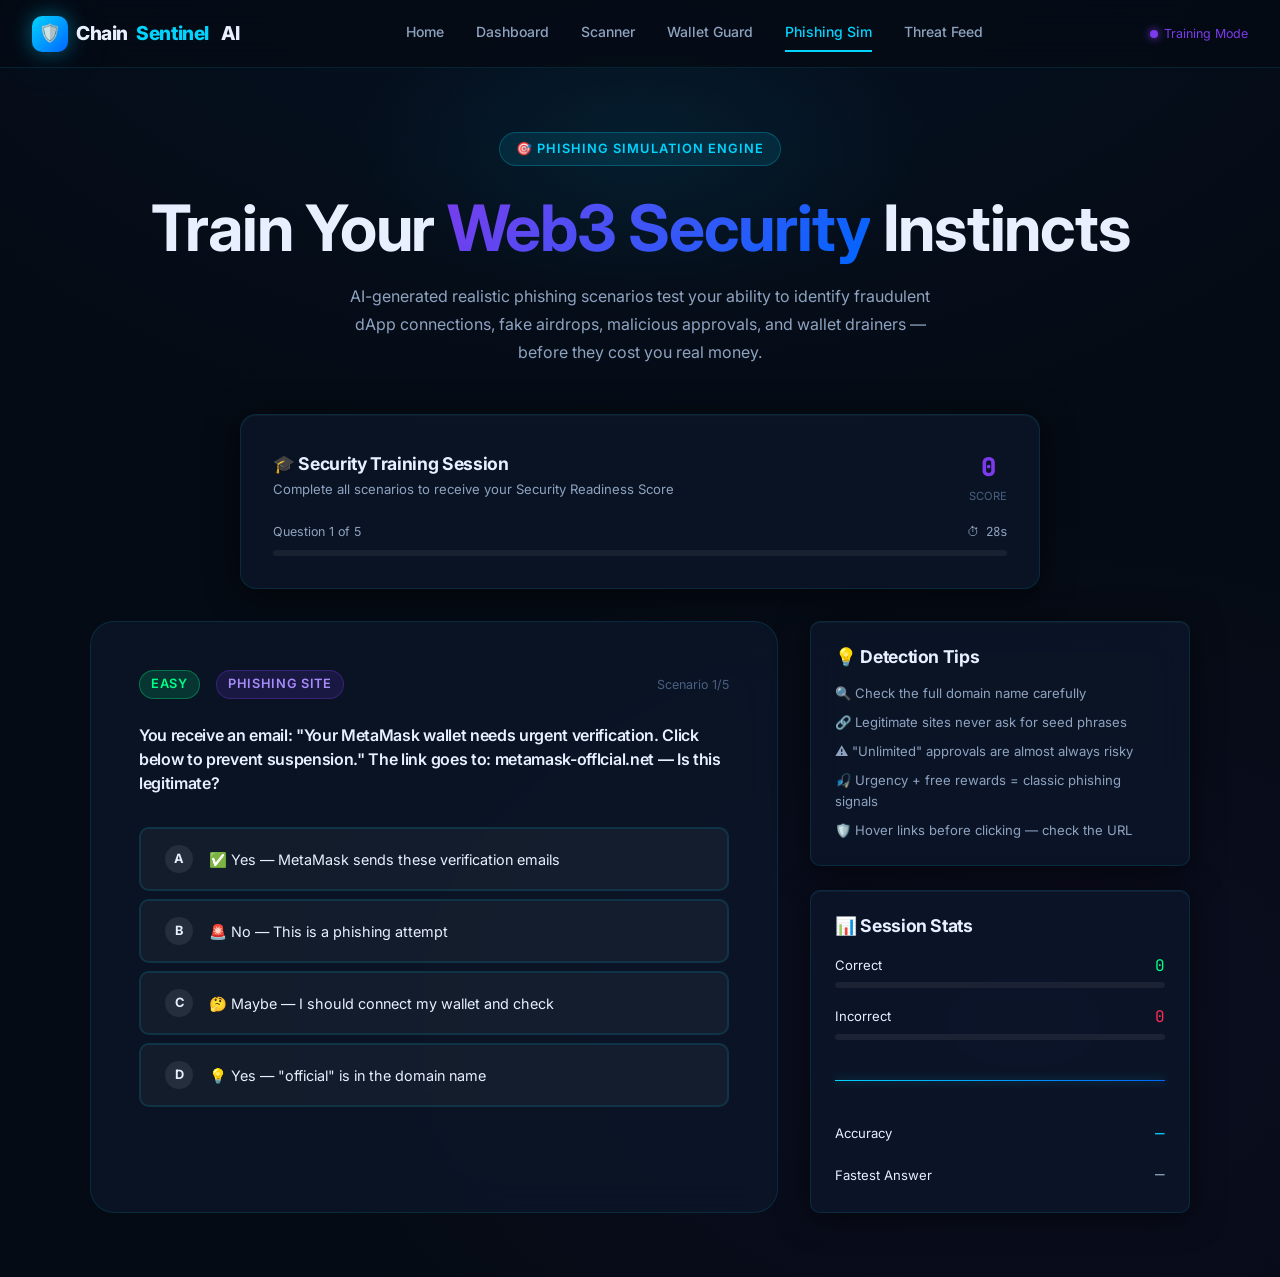
<file: frontend/phishing-sim.html>
<!DOCTYPE html>
<html lang="en">

<head>
    <meta charset="UTF-8" />
    <meta name="viewport" content="width=device-width, initial-scale=1.0" />
    <title>Phishing Simulator – ChainSentinel AI</title>
    <meta name="description"
        content="Train your Web3 security instincts with ChainSentinel AI's adaptive phishing and scam simulation environment." />
    <link rel="stylesheet" href="styles/main.css" />
    <link rel="stylesheet" href="styles/components.css" />
</head>

<body>

    <nav class="navbar" id="navbar">
        <a href="index.html" class="nav-logo">
            <div class="logo-icon">🛡️</div>Chain<span>Sentinel</span>&nbsp;AI
        </a>
        <div class="nav-links">
            <a href="index.html" class="nav-link">Home</a>
            <a href="dashboard.html" class="nav-link">Dashboard</a>
            <a href="contract-scanner.html" class="nav-link">Scanner</a>
            <a href="wallet-guard.html" class="nav-link">Wallet Guard</a>
            <a href="phishing-sim.html" class="nav-link active">Phishing Sim</a>
            <a href="threat-feed.html" class="nav-link">Threat Feed</a>
        </div>
        <div class="nav-actions">
            <div style="display:flex;align-items:center;gap:6px;font-size:0.78rem;color:var(--accent-purple);">
                <div class="status-dot"
                    style="background:var(--accent-purple);box-shadow:0 0 8px var(--accent-purple);"></div>
                Training Mode
            </div>
        </div>
    </nav>

    <div class="page-header">
        <div class="eyebrow">🎯 Phishing Simulation Engine</div>
        <h1>Train Your <span class="text-gradient-purple">Web3 Security</span> Instincts</h1>
        <p style="max-width:580px;margin:var(--sp-md) auto 0;">AI-generated realistic phishing scenarios test your
            ability to identify fraudulent dApp connections, fake airdrops, malicious approvals, and wallet drainers —
            before they cost you real money.</p>
    </div>

    <div class="container" style="padding-bottom:var(--sp-3xl);">

        <!-- Progress / Score Bar -->
        <div class="card" style="max-width:800px;margin:0 auto var(--sp-xl);">
            <div class="flex-between" style="margin-bottom:var(--sp-md);">
                <div>
                    <h4 style="margin-bottom:0.2rem;">🎓 Security Training Session</h4>
                    <p style="margin:0;font-size:0.82rem;">Complete all scenarios to receive your Security Readiness
                        Score</p>
                </div>
                <div style="text-align:center;">
                    <div style="font-size:1.6rem;font-weight:900;font-family:var(--font-mono);color:var(--accent-purple);"
                        id="scoreDisplay">0</div>
                    <div style="font-size:0.7rem;color:var(--text-muted);">SCORE</div>
                </div>
            </div>
            <div class="flex-between" style="margin-bottom:var(--sp-sm);">
                <span style="font-size:0.78rem;color:var(--text-secondary);">Question <span id="currentQ">1</span> of
                    <span id="totalQ">5</span></span>
                <span style="font-size:0.78rem;color:var(--text-secondary);font-family:var(--font-mono);"
                    id="timeLeft">⏱ 30s</span>
            </div>
            <div class="progress-wrap">
                <div class="progress-bar purple" id="quizProgress" style="width:0%"></div>
            </div>
        </div>

        <!-- Scenario Panel -->
        <div style="display:grid;grid-template-columns:1fr 380px;gap:var(--sp-xl);max-width:1100px;margin:0 auto;"
            id="simLayout">
            <!-- Quiz Card -->
            <div class="quiz-card" id="quizCard">
                <!-- JS renders this -->
            </div>

            <!-- Sidebar: Hints & Stats -->
            <div style="display:flex;flex-direction:column;gap:var(--sp-lg);">
                <div class="card card-sm">
                    <h4 style="margin-bottom:var(--sp-md);">💡 Detection Tips</h4>
                    <div id="tipsArea"
                        style="display:flex;flex-direction:column;gap:0.5rem; font-size:0.82rem; color:var(--text-secondary);">
                        <div>🔍 Check the full domain name carefully</div>
                        <div>🔗 Legitimate sites never ask for seed phrases</div>
                        <div>⚠️ "Unlimited" approvals are almost always risky</div>
                        <div>🎣 Urgency + free rewards = classic phishing signals</div>
                        <div>🛡️ Hover links before clicking — check the URL</div>
                    </div>
                </div>
                <div class="card card-sm" id="scoreCard">
                    <h4 style="margin-bottom:var(--sp-md);">📊 Session Stats</h4>
                    <div style="display:flex;flex-direction:column;gap:var(--sp-md);">
                        <div>
                            <div class="flex-between" style="margin-bottom:0.25rem;"><span
                                    style="font-size:0.82rem;">Correct</span><span
                                    style="color:var(--accent-green);font-family:var(--font-mono);"
                                    id="statCorrect">0</span></div>
                            <div class="progress-wrap">
                                <div class="progress-bar green" id="statCorrectBar" style="width:0%"></div>
                            </div>
                        </div>
                        <div>
                            <div class="flex-between" style="margin-bottom:0.25rem;"><span
                                    style="font-size:0.82rem;">Incorrect</span><span
                                    style="color:var(--accent-red);font-family:var(--font-mono);"
                                    id="statWrong">0</span></div>
                            <div class="progress-wrap">
                                <div class="progress-bar red" id="statWrongBar" style="width:0%"></div>
                            </div>
                        </div>
                        <div class="neon-line"></div>
                        <div class="flex-between">
                            <span style="font-size:0.82rem;">Accuracy</span>
                            <span style="font-family:var(--font-mono);color:var(--accent-cyan);"
                                id="statAccuracy">—</span>
                        </div>
                        <div class="flex-between">
                            <span style="font-size:0.82rem;">Fastest Answer</span>
                            <span style="font-family:var(--font-mono);color:var(--text-secondary);"
                                id="statFastest">—</span>
                        </div>
                    </div>
                </div>
            </div>
        </div>

        <!-- Results Panel (hidden) -->
        <div id="resultsPanel" style="display:none;max-width:800px;margin:0 auto;">
            <div class="card" style="text-align:center;padding:var(--sp-3xl);">
                <div id="finalIcon" style="font-size:4rem;margin-bottom:1rem;"></div>
                <h2 id="finalTitle" style="margin-bottom:0.5rem;"></h2>
                <div id="finalScore"
                    style="font-size:3.5rem;font-weight:900;font-family:var(--font-mono);margin-bottom:0.5rem;"></div>
                <p id="finalSubtitle" style="max-width:480px;margin:0 auto 2rem;"></p>

                <div class="grid-3" style="margin-bottom:2rem;" id="finalStats"></div>

                <div class="ai-insight" style="margin-bottom:var(--sp-xl); text-align:left;">
                    <div class="ai-icon">🧠</div>
                    <div>
                        <div class="ai-insight-label">AI Personalized Feedback</div>
                        <p id="finalAI" style="margin:0;font-size:0.88rem;line-height:1.7;"></p>
                    </div>
                </div>

                <div style="display:flex;gap:var(--sp-md);justify-content:center;flex-wrap:wrap;">
                    <button class="btn btn-primary btn-lg" onclick="location.reload()">🔄 Try Again</button>
                    <a href="dashboard.html" class="btn btn-ghost btn-lg">📊 Back to Dashboard</a>
                </div>
            </div>
        </div>

    </div>

    <script src="scripts/main.js"></script>
    <script src="scripts/phishing.js"></script>
</body>

</html>
</file>
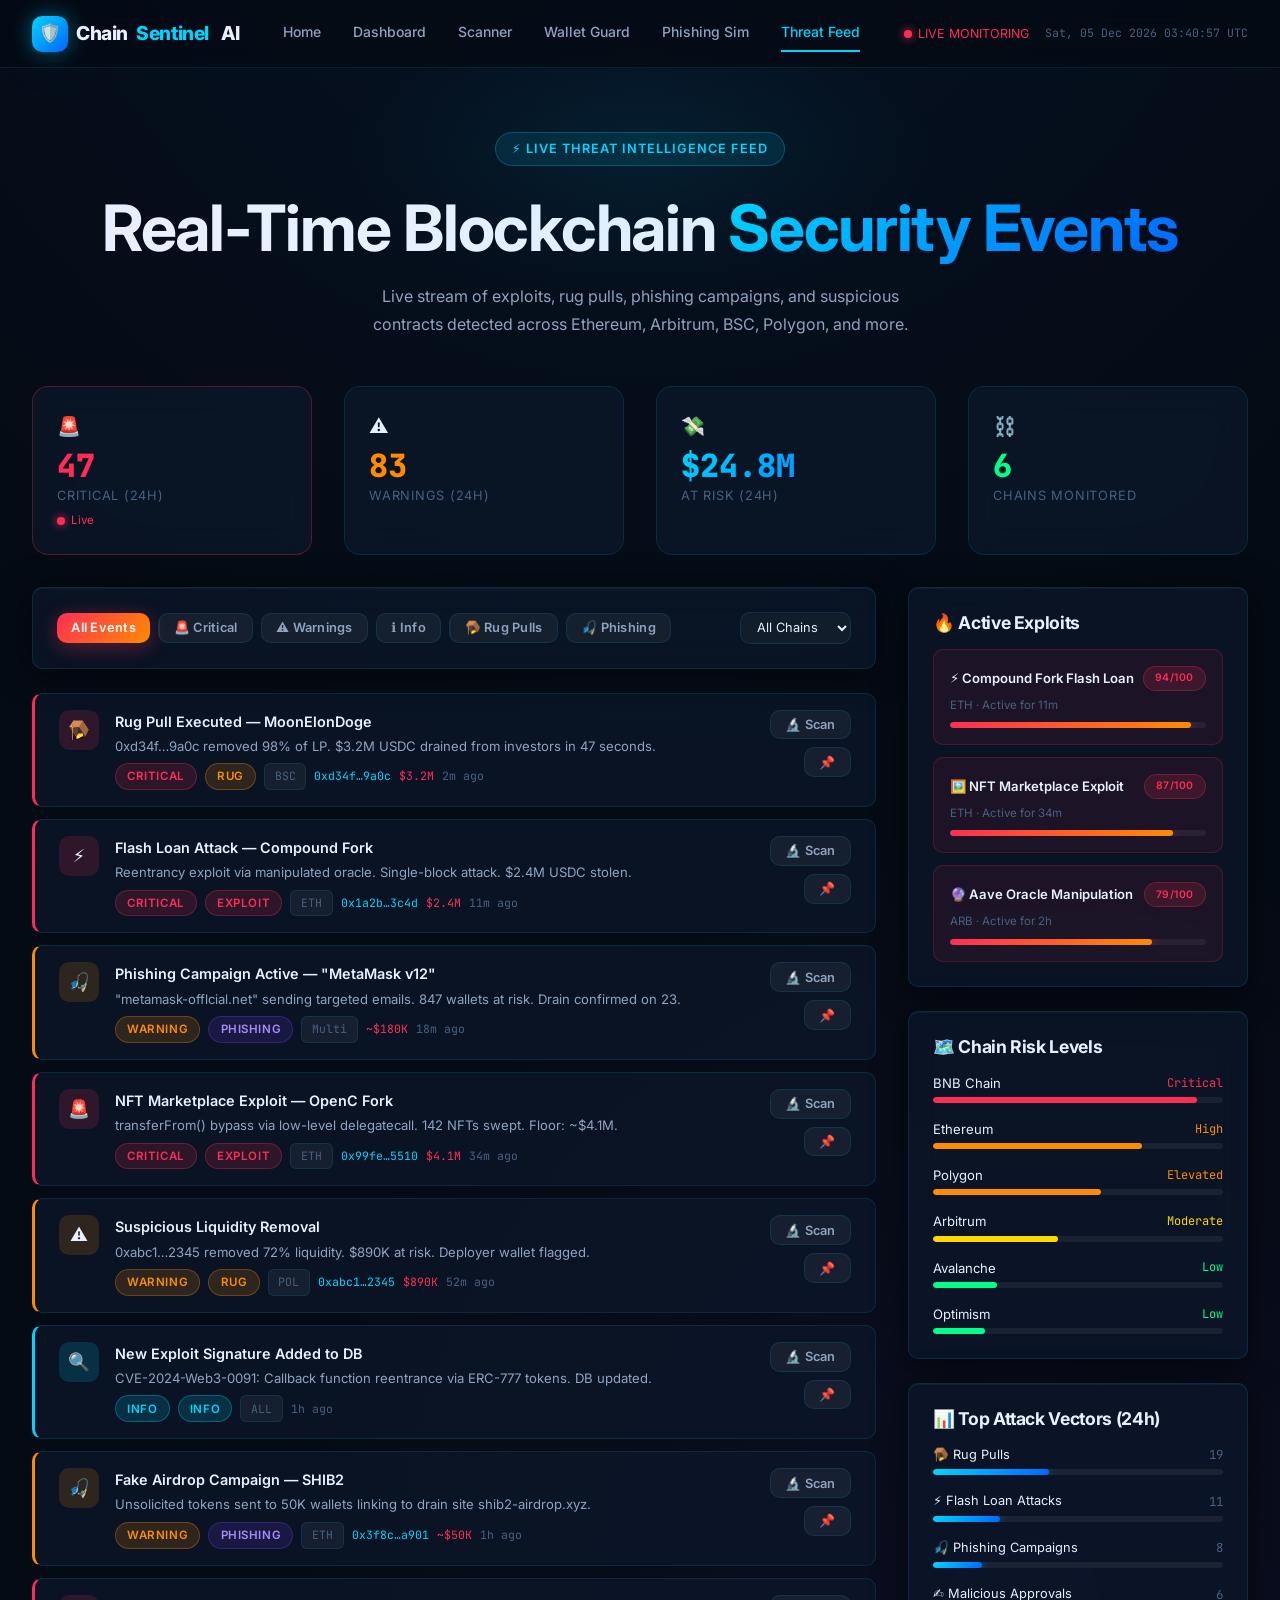
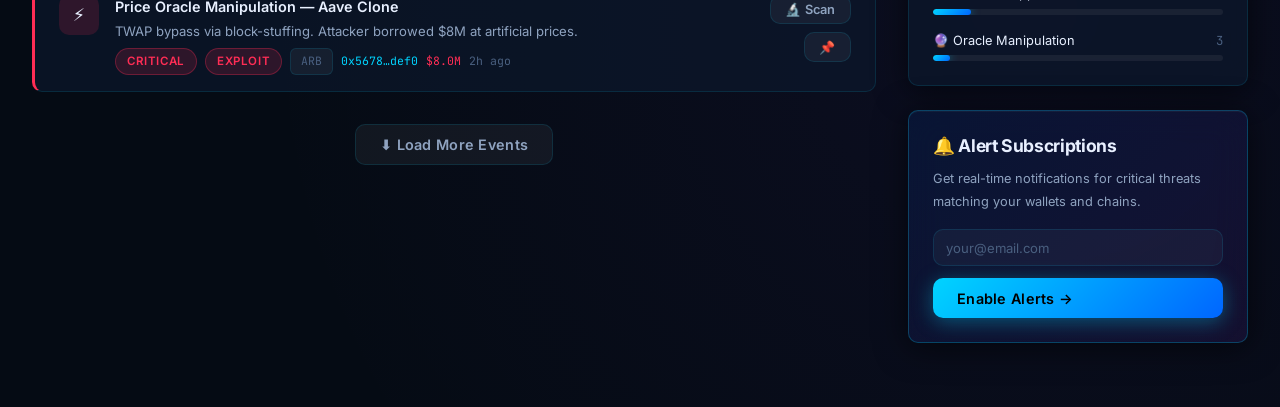
<file: frontend/threat-feed.html>
<!DOCTYPE html>
<html lang="en">

<head>
    <meta charset="UTF-8" />
    <meta name="viewport" content="width=device-width, initial-scale=1.0" />
    <title>Live Threat Feed – ChainSentinel AI</title>
    <meta name="description"
        content="Real-time blockchain threat intelligence — live exploit tracking, scam campaigns, flagged contracts, and wallet drain events across all major chains." />
    <link rel="stylesheet" href="styles/main.css" />
    <link rel="stylesheet" href="styles/components.css" />
</head>

<body>

    <nav class="navbar" id="navbar">
        <a href="index.html" class="nav-logo">
            <div class="logo-icon">🛡️</div>Chain<span>Sentinel</span>&nbsp;AI
        </a>
        <div class="nav-links">
            <a href="index.html" class="nav-link">Home</a>
            <a href="dashboard.html" class="nav-link">Dashboard</a>
            <a href="contract-scanner.html" class="nav-link">Scanner</a>
            <a href="wallet-guard.html" class="nav-link">Wallet Guard</a>
            <a href="phishing-sim.html" class="nav-link">Phishing Sim</a>
            <a href="threat-feed.html" class="nav-link active">Threat Feed</a>
        </div>
        <div class="nav-actions">
            <div style="display:flex;align-items:center;gap:6px;font-size:0.78rem;color:var(--accent-red);">
                <div class="status-dot" style="background:var(--accent-red);box-shadow:0 0 8px var(--accent-red);">
                </div>
                LIVE MONITORING
            </div>
            <div style="font-family:var(--font-mono);font-size:0.72rem;color:var(--text-muted);" class="live-clock">
            </div>
        </div>
    </nav>

    <div class="page-header">
        <div class="eyebrow">⚡ Live Threat Intelligence Feed</div>
        <h1>Real-Time Blockchain <span class="text-gradient-cyan">Security Events</span></h1>
        <p style="max-width:560px;margin:var(--sp-md) auto 0;">Live stream of exploits, rug pulls, phishing campaigns,
            and suspicious contracts detected across Ethereum, Arbitrum, BSC, Polygon, and more.</p>
    </div>

    <div class="container" style="padding-bottom:var(--sp-3xl);">

        <!-- Overview Stats -->
        <div class="grid-4" style="margin-bottom:var(--sp-xl);">
            <div class="stat-card" style="border-color:rgba(255,45,85,0.3);">
                <div style="font-size:1.2rem;">🚨</div>
                <div class="stat-value" style="color:var(--accent-red);" id="countCritical">0</div>
                <div class="stat-label">Critical (24h)</div>
                <div style="display:flex;align-items:center;gap:0.4rem;margin-top:0.3rem;">
                    <div class="status-dot" style="background:var(--accent-red);box-shadow:0 0 8px var(--accent-red);">
                    </div><span style="font-size:0.72rem;color:var(--accent-red);">Live</span>
                </div>
            </div>
            <div class="stat-card">
                <div style="font-size:1.2rem;">⚠️</div>
                <div class="stat-value" style="color:var(--accent-orange);" id="countWarning">0</div>
                <div class="stat-label">Warnings (24h)</div>
            </div>
            <div class="stat-card">
                <div style="font-size:1.2rem;">💸</div>
                <div class="stat-value text-gradient-cyan" id="countUSD">$0</div>
                <div class="stat-label">At Risk (24h)</div>
            </div>
            <div class="stat-card">
                <div style="font-size:1.2rem;">⛓️</div>
                <div class="stat-value" style="color:var(--accent-green);" id="countChains">0</div>
                <div class="stat-label">Chains Monitored</div>
            </div>
        </div>

        <div style="display:grid;grid-template-columns:1fr 340px;gap:var(--sp-xl);">

            <!-- Main Feed -->
            <div>
                <!-- Filter Bar -->
                <div class="card card-sm" style="margin-bottom:var(--sp-lg);">
                    <div class="flex-between" style="flex-wrap:wrap;gap:var(--sp-md);">
                        <div style="display:flex;gap:0.5rem;flex-wrap:wrap;" id="filterBtns">
                            <button class="btn btn-danger btn-sm active-filter" onclick="filterFeed('all',this)"
                                id="fAll">All Events</button>
                            <button class="btn btn-ghost btn-sm" onclick="filterFeed('critical',this)">🚨
                                Critical</button>
                            <button class="btn btn-ghost btn-sm" onclick="filterFeed('warning',this)">⚠️
                                Warnings</button>
                            <button class="btn btn-ghost btn-sm" onclick="filterFeed('info',this)">ℹ️ Info</button>
                            <button class="btn btn-ghost btn-sm" onclick="filterFeed('rug',this)">🪤 Rug Pulls</button>
                            <button class="btn btn-ghost btn-sm" onclick="filterFeed('phishing',this)">🎣
                                Phishing</button>
                        </div>
                        <div style="display:flex;gap:0.5rem;">
                            <select class="input" id="chainFilter" onchange="renderFeed()"
                                style="padding:0.4rem 0.75rem;font-size:0.8rem;max-width:140px;">
                                <option value="all">All Chains</option>
                                <option value="ETH">Ethereum</option>
                                <option value="BSC">BNB Chain</option>
                                <option value="ARB">Arbitrum</option>
                                <option value="POL">Polygon</option>
                            </select>
                        </div>
                    </div>
                </div>

                <!-- Feed Items -->
                <div id="feedContainer" style="display:flex;flex-direction:column;gap:0.75rem;"></div>

                <!-- Load More -->
                <div style="text-align:center;margin-top:var(--sp-xl);">
                    <button class="btn btn-ghost" onclick="loadMore()">⬇️ Load More Events</button>
                </div>
            </div>

            <!-- Right Sidebar -->
            <div style="display:flex;flex-direction:column;gap:var(--sp-lg);">

                <!-- Active Exploits -->
                <div class="card card-sm">
                    <h4 style="margin-bottom:var(--sp-md);">🔥 Active Exploits</h4>
                    <div style="display:flex;flex-direction:column;gap:0.75rem;" id="activeExploits"></div>
                </div>

                <!-- Chain Risk Map -->
                <div class="card card-sm">
                    <h4 style="margin-bottom:var(--sp-md);">🗺️ Chain Risk Levels</h4>
                    <div style="display:flex;flex-direction:column;gap:var(--sp-md);" id="chainRiskMap"></div>
                </div>

                <!-- Top Scam Types -->
                <div class="card card-sm">
                    <h4 style="margin-bottom:var(--sp-md);">📊 Top Attack Vectors (24h)</h4>
                    <div style="display:flex;flex-direction:column;gap:var(--sp-md);" id="attackVectors"></div>
                </div>

                <!-- Subscribe -->
                <div class="card card-sm"
                    style="background:linear-gradient(135deg,rgba(0,102,255,0.1),rgba(124,58,237,0.1));border-color:rgba(0,212,255,0.25);">
                    <h4 style="margin-bottom:0.75rem;">🔔 Alert Subscriptions</h4>
                    <p style="font-size:0.8rem;margin-bottom:var(--sp-md);">Get real-time notifications for critical
                        threats matching your wallets and chains.</p>
                    <div class="input-group" style="margin-bottom:0.75rem;">
                        <input class="input" type="email" placeholder="your@email.com"
                            style="font-size:0.82rem;padding:0.6rem 0.75rem;" />
                    </div>
                    <button class="btn btn-primary" style="width:100%;"
                        onclick="CS.toast('Alert subscription activated!','success')">Enable Alerts →</button>
                </div>

            </div>
        </div>
    </div>

    <div class="toast-container"></div>

    <script src="scripts/main.js"></script>
    <script src="scripts/threat-feed.js"></script>
</body>

</html>
</file>
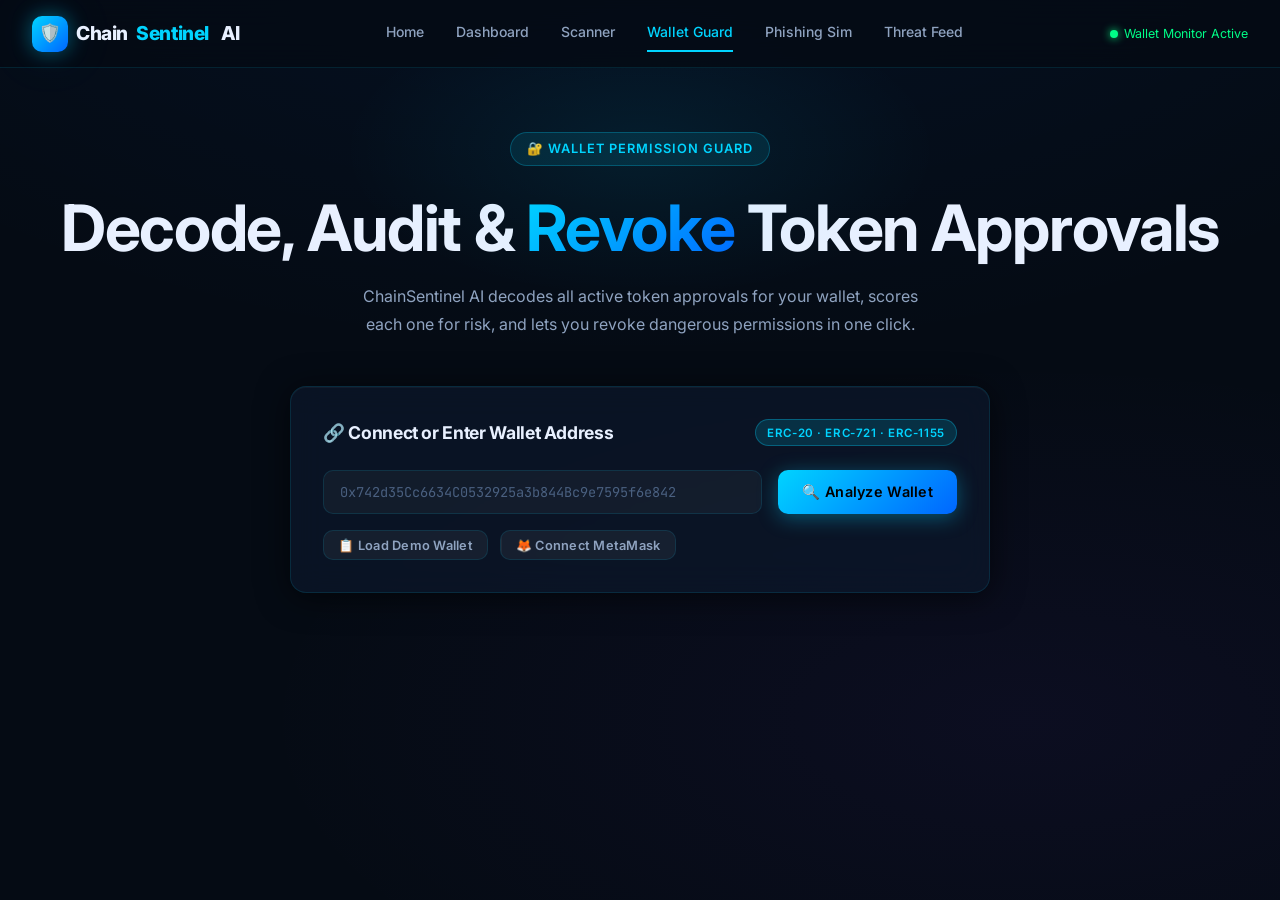
<file: frontend/wallet-guard.html>
<!DOCTYPE html>
<html lang="en">

<head>
    <meta charset="UTF-8" />
    <meta name="viewport" content="width=device-width, initial-scale=1.0" />
    <title>Wallet Guard – ChainSentinel AI</title>
    <meta name="description"
        content="Analyze your wallet's token approvals, permissions, and spending limits. Detect and revoke malicious approvals." />
    <link rel="stylesheet" href="styles/main.css" />
    <link rel="stylesheet" href="styles/components.css" />
</head>

<body>

    <nav class="navbar" id="navbar">
        <a href="index.html" class="nav-logo">
            <div class="logo-icon">🛡️</div>Chain<span>Sentinel</span>&nbsp;AI
        </a>
        <div class="nav-links">
            <a href="index.html" class="nav-link">Home</a>
            <a href="dashboard.html" class="nav-link">Dashboard</a>
            <a href="contract-scanner.html" class="nav-link">Scanner</a>
            <a href="wallet-guard.html" class="nav-link active">Wallet Guard</a>
            <a href="phishing-sim.html" class="nav-link">Phishing Sim</a>
            <a href="threat-feed.html" class="nav-link">Threat Feed</a>
        </div>
        <div class="nav-actions">
            <div style="display:flex;align-items:center;gap:6px;font-size:0.78rem;color:var(--accent-green);">
                <div class="status-dot"></div> Wallet Monitor Active
            </div>
        </div>
    </nav>

    <div class="page-header">
        <div class="eyebrow">🔐 Wallet Permission Guard</div>
        <h1>Decode, Audit & <span class="text-gradient-cyan">Revoke</span> Token Approvals</h1>
        <p style="max-width:560px;margin:var(--sp-md) auto 0;">ChainSentinel AI decodes all active token approvals for
            your wallet, scores each one for risk, and lets you revoke dangerous permissions in one click.</p>
    </div>

    <div class="container" style="padding-bottom:var(--sp-3xl);">

        <!-- Wallet Input -->
        <div class="card" style="max-width:700px;margin:0 auto var(--sp-xl);">
            <div class="flex-between" style="margin-bottom:var(--sp-lg);">
                <h4>🔗 Connect or Enter Wallet Address</h4>
                <span class="badge badge-info">ERC-20 · ERC-721 · ERC-1155</span>
            </div>
            <div style="display:flex; gap:var(--sp-md); flex-wrap:wrap;">
                <input id="walletInput" class="input input-mono" type="text"
                    placeholder="0x742d35Cc6634C0532925a3b844Bc9e7595f6e842" style="flex:1;" />
                <button class="btn btn-primary" onclick="loadWalletData()">🔍 Analyze Wallet</button>
            </div>
            <div style="display:flex;gap:0.75rem;margin-top:var(--sp-md);">
                <button class="btn btn-ghost btn-sm" onclick="loadDemoWallet()">📋 Load Demo Wallet</button>
                <button class="btn btn-ghost btn-sm" onclick="CS.toast('MetaMask connection coming in v2.0','info')">🦊
                    Connect MetaMask</button>
            </div>
        </div>

        <!-- Results (hidden initially) -->
        <div id="walletResults" style="display:none;">

            <!-- Wallet Header Card -->
            <div class="card" style="margin-bottom:var(--sp-xl);">
                <div style="display:flex; gap:var(--sp-xl); align-items:center; flex-wrap:wrap;">
                    <div style="text-align:center;">
                        <div
                            style="width:72px;height:72px;border-radius:50%;background:linear-gradient(135deg,rgba(0,212,255,0.3),rgba(124,58,237,0.3));border:2px solid var(--accent-cyan);display:flex;align-items:center;justify-content:center;font-size:2rem;margin:0 auto 0.5rem;">
                            🦊</div>
                        <div class="wallet-address" style="justify-content:center;" id="walletDisplay"></div>
                    </div>
                    <div style="flex:1; display:grid; grid-template-columns:repeat(3,1fr); gap:var(--sp-lg);">
                        <div class="analysis-metric">
                            <div class="analysis-metric-name">Total Approvals</div>
                            <div class="analysis-metric-val" id="wlTotalAppr">—</div>
                        </div>
                        <div class="analysis-metric">
                            <div class="analysis-metric-name">High Risk</div>
                            <div class="analysis-metric-val" style="color:var(--accent-red);" id="wlHighRisk">—</div>
                        </div>
                        <div class="analysis-metric">
                            <div class="analysis-metric-name">Exposure Value</div>
                            <div class="analysis-metric-val" style="color:var(--accent-orange);" id="wlExposure">—</div>
                        </div>
                    </div>
                    <div>
                        <div class="score-ring" id="walletRing" style="--val:0;">
                            <svg viewBox="0 0 120 120" width="120" height="120">
                                <circle class="ring-bg" cx="60" cy="60" r="52"></circle>
                                <circle class="ring-val" cx="60" cy="60" r="52" id="ringCircle"
                                    stroke="var(--accent-red)" stroke-dasharray="326.7" stroke-dashoffset="326.7">
                                </circle>
                            </svg>
                            <div class="ring-label"><span id="ringPct">—</span><span class="ring-sublabel">Risk
                                    Score</span></div>
                        </div>
                    </div>
                </div>
            </div>

            <!-- Alert if high risk -->
            <div id="walletAlert" class="alert alert-danger" style="margin-bottom:var(--sp-xl); display:none;">
                <span style="font-size:1.2rem;">🚨</span>
                <div>
                    <div style="font-weight:700;margin-bottom:0.2rem;">Dangerous Approvals Detected</div>
                    <div id="walletAlertMsg"></div>
                </div>
            </div>

            <!-- Approvals Table -->
            <div class="card" style="margin-bottom:var(--sp-xl);">
                <div class="flex-between" style="margin-bottom:var(--sp-lg);">
                    <h4>📋 Active Token Approvals</h4>
                    <div style="display:flex;gap:0.5rem;">
                        <button class="btn btn-danger btn-sm" onclick="revokeAll()">🗑️ Revoke All Dangerous</button>
                    </div>
                </div>
                <div style="overflow-x:auto;">
                    <table class="data-table">
                        <thead>
                            <tr>
                                <th>Token</th>
                                <th>Spender</th>
                                <th>Allowance</th>
                                <th>Risk</th>
                                <th>Action</th>
                            </tr>
                        </thead>
                        <tbody id="approvalsTable"></tbody>
                    </table>
                </div>
            </div>

            <!-- Wallet Timeline -->
            <div class="grid-2" style="margin-bottom:var(--sp-xl);">
                <div class="card">
                    <h4 style="margin-bottom:var(--sp-lg);">📜 Approval History</h4>
                    <div class="timeline" id="walletTimeline"></div>
                </div>
                <div class="card">
                    <h4 style="margin-bottom:var(--sp-lg);">🧠 AI Risk Assessment</h4>
                    <div class="ai-insight" style="margin-bottom:var(--sp-md);">
                        <div class="ai-icon">🧠</div>
                        <div>
                            <div class="ai-insight-label">Wallet Security Analysis</div>
                            <p id="walletAI" style="margin:0; font-size:0.85rem; line-height:1.7;"></p>
                        </div>
                    </div>
                    <h4 style="margin-bottom:var(--sp-md);">💡 Recommendations</h4>
                    <div id="walletRecs" style="display:flex;flex-direction:column;gap:0.5rem;"></div>
                </div>
            </div>
        </div>
    </div>

    <script src="scripts/main.js"></script>
    <script src="scripts/wallet.js"></script>
</body>

</html>
</file>
<file: frontend/styles/main.css>
/* ============================================================
   CHAINSENTINEL AI – GLOBAL DESIGN SYSTEM
   Dark cyberpunk + glassmorphism + neon accents
   ============================================================ */

@import url('https://fonts.googleapis.com/css2?family=Inter:wght@300;400;500;600;700;800;900&family=JetBrains+Mono:wght@300;400;500;700&display=swap');

/* ---- CSS CUSTOM PROPERTIES -------------------------------- */
:root {
  /* Color Palette */
  --bg-primary:    #050b14;
  --bg-secondary:  #080f1e;
  --bg-card:       #0d1a2d;
  --bg-card-hov:   #0f2040;
  --bg-glass:      rgba(13, 26, 45, 0.65);

  --accent-cyan:   #00d4ff;
  --accent-blue:   #0066ff;
  --accent-purple: #7c3aed;
  --accent-green:  #00ff88;
  --accent-red:    #ff2d55;
  --accent-orange: #ff8c00;
  --accent-yellow: #ffd700;

  --text-primary:  #e8f0ff;
  --text-secondary:#8fa3c0;
  --text-muted:    #4a6080;

  --border:        rgba(0, 212, 255, 0.12);
  --border-bright: rgba(0, 212, 255, 0.35);

  /* Gradients */
  --grad-hero:     linear-gradient(135deg, #050b14 0%, #0a1628 40%, #0d1f3a 100%);
  --grad-cyan:     linear-gradient(135deg, #00d4ff, #0066ff);
  --grad-purple:   linear-gradient(135deg, #7c3aed, #0066ff);
  --grad-green:    linear-gradient(135deg, #00ff88, #00d4ff);
  --grad-danger:   linear-gradient(135deg, #ff2d55, #ff8c00);

  /* Shadows / Glows */
  --glow-cyan:     0 0 20px rgba(0, 212, 255, 0.4), 0 0 60px rgba(0, 212, 255, 0.1);
  --glow-green:    0 0 20px rgba(0, 255, 136, 0.4), 0 0 60px rgba(0, 255, 136, 0.1);
  --glow-red:      0 0 20px rgba(255, 45, 85, 0.4),  0 0 60px rgba(255, 45, 85, 0.1);
  --glow-purple:   0 0 20px rgba(124, 58, 237, 0.4), 0 0 60px rgba(124, 58, 237, 0.1);
  --card-shadow:   0 4px 32px rgba(0, 0, 0, 0.6), 0 1px 0 rgba(255,255,255,0.04) inset;

  /* Spacing */
  --sp-xs: 0.25rem;
  --sp-sm: 0.5rem;
  --sp-md: 1rem;
  --sp-lg: 1.5rem;
  --sp-xl: 2rem;
  --sp-2xl: 3rem;
  --sp-3xl: 4rem;

  /* Border Radii */
  --r-sm: 6px;
  --r-md: 10px;
  --r-lg: 16px;
  --r-xl: 24px;
  --r-pill: 9999px;

  /* Typography */
  --font-sans: 'Inter', system-ui, sans-serif;
  --font-mono: 'JetBrains Mono', 'Courier New', monospace;

  /* Transitions */
  --ease-out: cubic-bezier(0.16, 1, 0.3, 1);
  --ease-in-out: cubic-bezier(0.4, 0, 0.2, 1);
}

/* ---- RESET & BASE ----------------------------------------- */
*, *::before, *::after { box-sizing: border-box; margin: 0; padding: 0; }

html { scroll-behavior: smooth; font-size: 16px; }

body {
  font-family: var(--font-sans);
  background: var(--bg-primary);
  color: var(--text-primary);
  line-height: 1.6;
  min-height: 100vh;
  overflow-x: hidden;
  background-image:
    radial-gradient(ellipse 80% 60% at 50% -20%, rgba(0, 102, 255, 0.08), transparent),
    radial-gradient(ellipse 60% 40% at 80% 80%,  rgba(124, 58, 237, 0.06), transparent);
}

img, svg { display: block; max-width: 100%; }
a { color: inherit; text-decoration: none; }
button { cursor: pointer; border: none; background: none; font-family: inherit; }
ul, ol { list-style: none; }
input, textarea, select { font-family: inherit; }

/* ---- SCROLLBAR -------------------------------------------- */
::-webkit-scrollbar { width: 6px; }
::-webkit-scrollbar-track { background: var(--bg-secondary); }
::-webkit-scrollbar-thumb { background: var(--accent-blue); border-radius: var(--r-pill); }

/* ---- TYPOGRAPHY ------------------------------------------- */
h1, h2, h3, h4, h5, h6 { font-weight: 700; line-height: 1.2; letter-spacing: -0.02em; }
h1 { font-size: clamp(2.2rem, 5vw, 4rem); }
h2 { font-size: clamp(1.6rem, 3.5vw, 2.6rem); }
h3 { font-size: clamp(1.2rem, 2.5vw, 1.6rem); }
h4 { font-size: 1.1rem; }
p  { color: var(--text-secondary); line-height: 1.75; }

.text-gradient-cyan   { background: var(--grad-cyan);   -webkit-background-clip: text; -webkit-text-fill-color: transparent; background-clip: text; }
.text-gradient-purple { background: var(--grad-purple); -webkit-background-clip: text; -webkit-text-fill-color: transparent; background-clip: text; }
.text-gradient-green  { background: var(--grad-green);  -webkit-background-clip: text; -webkit-text-fill-color: transparent; background-clip: text; }

.font-mono { font-family: var(--font-mono); }
.text-sm   { font-size: 0.85rem; }
.text-xs   { font-size: 0.75rem; }
.text-muted { color: var(--text-muted); }
.text-secondary { color: var(--text-secondary); }

/* ---- LAYOUT ----------------------------------------------- */
.container { width: 100%; max-width: 1280px; margin: 0 auto; padding: 0 var(--sp-xl); }
.section { padding: var(--sp-3xl) 0; }
.grid-2 { display: grid; grid-template-columns: repeat(2, 1fr); gap: var(--sp-xl); }
.grid-3 { display: grid; grid-template-columns: repeat(3, 1fr); gap: var(--sp-xl); }
.grid-4 { display: grid; grid-template-columns: repeat(4, 1fr); gap: var(--sp-xl); }
.flex    { display: flex; }
.flex-center { display: flex; align-items: center; justify-content: center; }
.flex-between { display: flex; align-items: center; justify-content: space-between; }
.gap-sm  { gap: var(--sp-sm); }
.gap-md  { gap: var(--sp-md); }
.gap-lg  { gap: var(--sp-lg); }
.gap-xl  { gap: var(--sp-xl); }

/* ---- GLASS CARD ------------------------------------------- */
.card {
  background: var(--bg-glass);
  border: 1px solid var(--border);
  border-radius: var(--r-lg);
  padding: var(--sp-xl);
  box-shadow: var(--card-shadow);
  backdrop-filter: blur(16px);
  -webkit-backdrop-filter: blur(16px);
  transition: border-color 0.3s var(--ease-out), box-shadow 0.3s var(--ease-out), transform 0.3s var(--ease-out);
}
.card:hover {
  border-color: var(--border-bright);
  box-shadow: var(--card-shadow), var(--glow-cyan);
  transform: translateY(-2px);
}
.card-sm { padding: var(--sp-lg); border-radius: var(--r-md); }

/* ---- BUTTONS --------------------------------------------- */
.btn {
  display: inline-flex;
  align-items: center;
  gap: var(--sp-sm);
  padding: 0.7rem 1.5rem;
  border-radius: var(--r-md);
  font-size: 0.9rem;
  font-weight: 600;
  letter-spacing: 0.02em;
  transition: all 0.25s var(--ease-out);
  position: relative;
  overflow: hidden;
  white-space: nowrap;
}
.btn::after {
  content: '';
  position: absolute;
  inset: 0;
  background: rgba(255,255,255,0.1);
  transform: translateX(-100%);
  transition: transform 0.3s var(--ease-out);
}
.btn:hover::after { transform: translateX(0); }

.btn-primary {
  background: var(--grad-cyan);
  color: #000;
  box-shadow: 0 4px 20px rgba(0, 212, 255, 0.35);
}
.btn-primary:hover {
  box-shadow: 0 4px 30px rgba(0, 212, 255, 0.6);
  transform: translateY(-2px);
}

.btn-secondary {
  background: transparent;
  color: var(--accent-cyan);
  border: 1px solid var(--accent-cyan);
}
.btn-secondary:hover {
  background: rgba(0, 212, 255, 0.1);
  box-shadow: var(--glow-cyan);
  transform: translateY(-2px);
}

.btn-danger {
  background: var(--grad-danger);
  color: #fff;
  box-shadow: 0 4px 20px rgba(255, 45, 85, 0.35);
}
.btn-danger:hover { box-shadow: var(--glow-red); transform: translateY(-2px); }

.btn-ghost {
  background: rgba(255,255,255,0.05);
  color: var(--text-secondary);
  border: 1px solid var(--border);
}
.btn-ghost:hover { background: rgba(255,255,255,0.1); color: var(--text-primary); }

.btn-lg { padding: 0.9rem 2rem; font-size: 1rem; }
.btn-sm { padding: 0.4rem 0.9rem; font-size: 0.8rem; }

/* ---- BADGES ---------------------------------------------- */
.badge {
  display: inline-flex;
  align-items: center;
  gap: 0.3rem;
  padding: 0.2rem 0.7rem;
  border-radius: var(--r-pill);
  font-size: 0.72rem;
  font-weight: 600;
  letter-spacing: 0.05em;
  text-transform: uppercase;
}
.badge-safe    { background: rgba(0, 255, 136, 0.15); color: var(--accent-green);  border: 1px solid rgba(0,255,136,0.3); }
.badge-warning { background: rgba(255, 140, 0, 0.15);  color: var(--accent-orange); border: 1px solid rgba(255,140,0,0.3); }
.badge-danger  { background: rgba(255, 45, 85, 0.15);  color: var(--accent-red);    border: 1px solid rgba(255,45,85,0.3); }
.badge-info    { background: rgba(0, 212, 255, 0.15);  color: var(--accent-cyan);   border: 1px solid rgba(0,212,255,0.3); }
.badge-purple  { background: rgba(124, 58, 237, 0.15); color: #a78bfa;              border: 1px solid rgba(124,58,237,0.3); }

/* ---- RISK SCORE ------------------------------------------ */
.risk-score {
  width: 56px; height: 56px;
  border-radius: 50%;
  display: flex; align-items: center; justify-content: center;
  font-family: var(--font-mono);
  font-weight: 700;
  font-size: 1rem;
}
.risk-score.low    { background: rgba(0,255,136,0.15); color: var(--accent-green); border: 2px solid var(--accent-green); box-shadow: var(--glow-green); }
.risk-score.medium { background: rgba(255,140,0,0.15); color: var(--accent-orange); border: 2px solid var(--accent-orange); }
.risk-score.high   { background: rgba(255,45,85,0.15); color: var(--accent-red);   border: 2px solid var(--accent-red);   box-shadow: var(--glow-red); }

/* ---- PROGRESS BAR ---------------------------------------- */
.progress-wrap { background: rgba(255,255,255,0.06); border-radius: var(--r-pill); height: 6px; overflow: hidden; }
.progress-bar  { height: 100%; border-radius: var(--r-pill); transition: width 1s var(--ease-out); }
.progress-bar.cyan   { background: var(--grad-cyan); box-shadow: 0 0 10px rgba(0,212,255,0.5); }
.progress-bar.green  { background: var(--grad-green); box-shadow: 0 0 10px rgba(0,255,136,0.5); }
.progress-bar.red    { background: var(--grad-danger); box-shadow: 0 0 10px rgba(255,45,85,0.5); }
.progress-bar.purple { background: var(--grad-purple); }

/* ---- NAVBAR ---------------------------------------------- */
.navbar {
  position: fixed; top: 0; left: 0; right: 0; z-index: 1000;
  background: rgba(5,11,20,0.85);
  backdrop-filter: blur(20px);
  -webkit-backdrop-filter: blur(20px);
  border-bottom: 1px solid var(--border);
  padding: 0 var(--sp-xl);
  height: 68px;
  display: flex;
  align-items: center;
  justify-content: space-between;
  transition: background 0.3s;
}
.navbar.scrolled { background: rgba(5,11,20,0.97); }

.nav-logo {
  display: flex;
  align-items: center;
  gap: var(--sp-sm);
  font-weight: 800;
  font-size: 1.2rem;
  letter-spacing: -0.02em;
}
.nav-logo .logo-icon {
  width: 36px; height: 36px;
  background: var(--grad-cyan);
  border-radius: var(--r-md);
  display: flex; align-items: center; justify-content: center;
  font-size: 1.1rem;
  box-shadow: var(--glow-cyan);
  color: #000;
}
.nav-logo span { color: var(--accent-cyan); }

.nav-links { display: flex; align-items: center; gap: var(--sp-xl); }
.nav-link {
  font-size: 0.875rem;
  font-weight: 500;
  color: var(--text-secondary);
  padding: 0.4rem 0;
  border-bottom: 2px solid transparent;
  transition: color 0.2s, border-color 0.2s;
}
.nav-link:hover, .nav-link.active {
  color: var(--accent-cyan);
  border-bottom-color: var(--accent-cyan);
}

.nav-actions { display: flex; align-items: center; gap: var(--sp-md); }

.status-dot {
  width: 8px; height: 8px;
  border-radius: 50%;
  background: var(--accent-green);
  box-shadow: 0 0 8px var(--accent-green);
  animation: pulse-dot 2s infinite;
}
@keyframes pulse-dot {
  0%, 100% { opacity: 1; transform: scale(1); }
  50%       { opacity: 0.6; transform: scale(1.3); }
}

/* ---- PAGE HEADER ----------------------------------------- */
.page-header {
  padding: calc(68px + var(--sp-3xl)) 0 var(--sp-2xl);
  text-align: center;
  position: relative;
}
.page-header::before {
  content: '';
  position: absolute;
  top: 0; left: 50%; transform: translateX(-50%);
  width: 600px; height: 300px;
  background: radial-gradient(ellipse at center, rgba(0,212,255,0.08), transparent 70%);
  pointer-events: none;
}
.page-header .eyebrow {
  display: inline-flex; align-items: center; gap: var(--sp-sm);
  background: rgba(0,212,255,0.1);
  border: 1px solid rgba(0,212,255,0.25);
  border-radius: var(--r-pill);
  padding: 0.35rem 1rem;
  font-size: 0.8rem;
  font-weight: 600;
  letter-spacing: 0.08em;
  text-transform: uppercase;
  color: var(--accent-cyan);
  margin-bottom: var(--sp-lg);
}

/* ---- INPUTS ---------------------------------------------- */
.input-group { display: flex; flex-direction: column; gap: var(--sp-xs); }
.input-label { font-size: 0.85rem; font-weight: 500; color: var(--text-secondary); }
.input {
  background: rgba(255,255,255,0.04);
  border: 1px solid var(--border);
  border-radius: var(--r-md);
  padding: 0.75rem 1rem;
  color: var(--text-primary);
  font-size: 0.9rem;
  transition: border-color 0.2s, box-shadow 0.2s;
  width: 100%;
}
.input:focus {
  outline: none;
  border-color: var(--accent-cyan);
  box-shadow: 0 0 0 3px rgba(0,212,255,0.1);
}
.input::placeholder { color: var(--text-muted); }
.input-mono { font-family: var(--font-mono); font-size: 0.85rem; }

/* ---- DIVIDER --------------------------------------------- */
.divider {
  height: 1px;
  background: linear-gradient(90deg, transparent, var(--border-bright), transparent);
  margin: var(--sp-xl) 0;
}

/* ---- TAGS ------------------------------------------------ */
.tag {
  display: inline-block;
  padding: 0.2rem 0.6rem;
  background: rgba(255,255,255,0.05);
  border: 1px solid var(--border);
  border-radius: var(--r-sm);
  font-size: 0.72rem;
  font-family: var(--font-mono);
  color: var(--text-muted);
}

/* ---- STAT CARD ------------------------------------------- */
.stat-card {
  background: var(--bg-glass);
  border: 1px solid var(--border);
  border-radius: var(--r-lg);
  padding: var(--sp-lg);
  backdrop-filter: blur(16px);
  transition: all 0.3s var(--ease-out);
}
.stat-card:hover { border-color: var(--border-bright); transform: translateY(-2px); }
.stat-value {
  font-size: 2rem;
  font-weight: 800;
  font-family: var(--font-mono);
  line-height: 1;
  margin: var(--sp-sm) 0 0.25rem;
}
.stat-label { font-size: 0.8rem; color: var(--text-muted); text-transform: uppercase; letter-spacing: 0.06em; }
.stat-delta { font-size: 0.8rem; font-weight: 600; margin-top: var(--sp-xs); }
.stat-delta.up   { color: var(--accent-green); }
.stat-delta.down { color: var(--accent-red); }

/* ---- TIMELINE -------------------------------------------- */
.timeline { position: relative; padding-left: 28px; }
.timeline::before {
  content: '';
  position: absolute;
  left: 8px; top: 0; bottom: 0;
  width: 1px;
  background: linear-gradient(to bottom, var(--accent-cyan), var(--accent-purple), transparent);
}
.timeline-item {
  position: relative;
  margin-bottom: var(--sp-lg);
}
.timeline-item::before {
  content: '';
  position: absolute;
  left: -24px; top: 6px;
  width: 10px; height: 10px;
  border-radius: 50%;
  background: var(--accent-cyan);
  box-shadow: 0 0 8px var(--accent-cyan);
  border: 2px solid var(--bg-primary);
}

/* ---- ALERTS / NOTIFICATIONS ------------------------------ */
.alert {
  padding: var(--sp-md) var(--sp-lg);
  border-radius: var(--r-md);
  border-left: 3px solid;
  display: flex; gap: var(--sp-md); align-items: flex-start;
  font-size: 0.875rem;
}
.alert-danger  { background: rgba(255,45,85,0.08);  border-color: var(--accent-red);    color: #ff6b87; }
.alert-warning { background: rgba(255,140,0,0.08);  border-color: var(--accent-orange);  color: #ffad4d; }
.alert-success { background: rgba(0,255,136,0.08);  border-color: var(--accent-green);   color: #4dffa6; }
.alert-info    { background: rgba(0,212,255,0.08);  border-color: var(--accent-cyan);    color: #4ddcff; }

/* ---- SKELETON LOADER ------------------------------------- */
.skeleton {
  background: linear-gradient(90deg, rgba(255,255,255,0.04) 25%, rgba(255,255,255,0.1) 50%, rgba(255,255,255,0.04) 75%);
  background-size: 200% 100%;
  animation: skeleton-shimmer 1.5s infinite;
  border-radius: var(--r-sm);
}
@keyframes skeleton-shimmer {
  0%   { background-position: 200% 0; }
  100% { background-position: -200% 0; }
}

/* ---- SECTION TITLE --------------------------------------- */
.section-title { text-align: center; margin-bottom: var(--sp-2xl); }
.section-title .eyebrow {
  display: inline-block;
  font-size: 0.75rem;
  font-weight: 700;
  letter-spacing: 0.12em;
  text-transform: uppercase;
  color: var(--accent-cyan);
  margin-bottom: var(--sp-md);
}
.section-title p { max-width: 600px; margin: var(--sp-md) auto 0; font-size: 1.05rem; }

/* ---- ANIMATIONS ------------------------------------------ */
@keyframes fadeInUp {
  from { opacity: 0; transform: translateY(30px); }
  to   { opacity: 1; transform: translateY(0); }
}
@keyframes fadeIn {
  from { opacity: 0; }
  to   { opacity: 1; }
}
@keyframes scanLine {
  0%   { top: 0; }
  100% { top: 100%; }
}
@keyframes float {
  0%, 100% { transform: translateY(0); }
  50%       { transform: translateY(-10px); }
}
@keyframes rotate {
  from { transform: rotate(0deg); }
  to   { transform: rotate(360deg); }
}
@keyframes glitch {
  0%  { clip-path: inset(40% 0 61% 0); transform: skew(-2deg); }
  20% { clip-path: inset(92% 0 1% 0);  transform: skew(1deg); }
  40% { clip-path: inset(43% 0 1% 0);  transform: skew(-1deg); }
  60% { clip-path: inset(25% 0 58% 0); transform: skew(3deg); }
  80% { clip-path: inset(54% 0 7% 0);  transform: skew(-2deg); }
  100%{ clip-path: inset(58% 0 43% 0); transform: skew(1deg); }
}
@keyframes blink { 0%, 100% { opacity: 1; } 50% { opacity: 0; } }
@keyframes spin  { to { transform: rotate(360deg); } }

.animate-fade-up { animation: fadeInUp 0.7s var(--ease-out) both; }
.animate-float   { animation: float 4s ease-in-out infinite; }
.delay-1  { animation-delay: 0.1s; }
.delay-2  { animation-delay: 0.2s; }
.delay-3  { animation-delay: 0.3s; }
.delay-4  { animation-delay: 0.4s; }
.delay-5  { animation-delay: 0.5s; }

/* ---- GRID BG PATTERN ------------------------------------- */
.grid-bg {
  background-image:
    linear-gradient(rgba(0,212,255,0.04) 1px, transparent 1px),
    linear-gradient(90deg, rgba(0,212,255,0.04) 1px, transparent 1px);
  background-size: 50px 50px;
}

/* ---- SIDEBAR --------------------------------------------- */
.layout-with-sidebar {
  display: grid;
  grid-template-columns: 240px 1fr;
  min-height: 100vh;
  padding-top: 68px;
}
.sidebar {
  background: rgba(8,15,30,0.8);
  border-right: 1px solid var(--border);
  padding: var(--sp-xl) 0;
  position: sticky;
  top: 68px;
  height: calc(100vh - 68px);
  overflow-y: auto;
}
.sidebar-section { padding: 0 var(--sp-md); margin-bottom: var(--sp-xl); }
.sidebar-label {
  font-size: 0.68rem;
  font-weight: 700;
  letter-spacing: 0.1em;
  text-transform: uppercase;
  color: var(--text-muted);
  padding: 0 var(--sp-md);
  margin-bottom: var(--sp-sm);
}
.sidebar-link {
  display: flex;
  align-items: center;
  gap: var(--sp-md);
  padding: 0.6rem var(--sp-md);
  border-radius: var(--r-md);
  font-size: 0.875rem;
  font-weight: 500;
  color: var(--text-secondary);
  transition: all 0.2s;
  margin-bottom: 2px;
}
.sidebar-link:hover  { background: rgba(255,255,255,0.05); color: var(--text-primary); }
.sidebar-link.active { background: rgba(0,212,255,0.12); color: var(--accent-cyan); }
.sidebar-link .icon  { width: 20px; text-align: center; font-size: 1rem; }
.sidebar-link .count {
  margin-left: auto;
  background: var(--accent-red);
  color: #fff;
  font-size: 0.65rem;
  font-weight: 700;
  padding: 0.1rem 0.4rem;
  border-radius: var(--r-pill);
  min-width: 18px;
  text-align: center;
}
.main-content { padding: var(--sp-2xl); overflow-y: auto; }

/* ---- TOOLTIP --------------------------------------------- */
[data-tip] { position: relative; }
[data-tip]::after {
  content: attr(data-tip);
  position: absolute;
  bottom: calc(100% + 8px);
  left: 50%; transform: translateX(-50%);
  background: var(--bg-card);
  border: 1px solid var(--border);
  color: var(--text-primary);
  font-size: 0.75rem;
  padding: 0.4rem 0.8rem;
  border-radius: var(--r-sm);
  white-space: nowrap;
  opacity: 0;
  pointer-events: none;
  transition: opacity 0.2s;
}
[data-tip]:hover::after { opacity: 1; }

/* ---- RESPONSIVE ------------------------------------------ */
@media (max-width: 1024px) {
  .grid-4 { grid-template-columns: repeat(2, 1fr); }
  .layout-with-sidebar { grid-template-columns: 1fr; }
  .sidebar { display: none; }
}
@media (max-width: 768px) {
  .grid-3, .grid-2 { grid-template-columns: 1fr; }
  .nav-links { display: none; }
  .container { padding: 0 var(--sp-lg); }
  .main-content { padding: var(--sp-lg); }
}

/* ---- MODAL ----------------------------------------------- */
.modal-backdrop {
  position: fixed; inset: 0; z-index: 2000;
  background: rgba(0,0,0,0.75);
  backdrop-filter: blur(4px);
  display: flex; align-items: center; justify-content: center;
  opacity: 0; pointer-events: none;
  transition: opacity 0.3s;
}
.modal-backdrop.open { opacity: 1; pointer-events: auto; }
.modal {
  background: var(--bg-card);
  border: 1px solid var(--border-bright);
  border-radius: var(--r-xl);
  padding: var(--sp-2xl);
  max-width: 560px; width: 90%;
  box-shadow: var(--glow-cyan), 0 40px 80px rgba(0,0,0,0.5);
  transform: scale(0.9);
  transition: transform 0.3s var(--ease-out);
}
.modal-backdrop.open .modal { transform: scale(1); }

/* ---- NEON LINE SEPARATOR --------------------------------- */
.neon-line {
  height: 1px;
  background: var(--grad-cyan);
  box-shadow: 0 0 8px rgba(0,212,255,0.6);
  margin: var(--sp-lg) 0;
}

/* ---- MALICIOUS BUG CURSOR SWARM ---------------------------- */
.bug-layer {
  position: fixed;
  inset: 0;
  pointer-events: none;
  z-index: 5;
  overflow: hidden;
}
.bug-icon {
  position: absolute;
  width: 14px;
  height: 14px;
  border-radius: 50%;
  background: var(--accent-red);
  box-shadow: 0 0 12px rgba(255,45,85,0.9);
  opacity: 0.8;
  transform: translate3d(0,0,0) scale(1);
  will-change: transform;
}
.bug-icon::before,
.bug-icon::after {
  content: '';
  position: absolute;
  width: 4px;
  height: 2px;
  border-radius: 2px;
  background: rgba(0,0,0,0.7);
  top: 3px;
}
.bug-icon::before { left: -2px; }
.bug-icon::after  { right: -2px; }
</file>
<file: frontend/styles/components.css>
/* ============================================================
   CHAINSENTINEL AI – COMPONENT STYLES
   ============================================================ */

/* ---- HERO SCANNER VISUAL --------------------------------- */
.scanner-ring {
  width: 280px; height: 280px;
  border-radius: 50%;
  border: 2px solid rgba(0,212,255,0.3);
  position: relative;
  display: flex; align-items: center; justify-content: center;
  animation: float 5s ease-in-out infinite;
}
.scanner-ring::before, .scanner-ring::after {
  content: '';
  position: absolute;
  border-radius: 50%;
  border: 1px solid rgba(0,212,255,0.15);
}
.scanner-ring::before { inset: -20px; }
.scanner-ring::after  { inset: -40px; }
.scanner-inner {
  width: 180px; height: 180px;
  border-radius: 50%;
  background: radial-gradient(circle, rgba(0,212,255,0.15), rgba(0,102,255,0.05));
  border: 1px solid rgba(0,212,255,0.4);
  display: flex; align-items: center; justify-content: center;
  font-size: 3rem;
  position: relative;
  overflow: hidden;
}
.scanner-sweep {
  position: absolute;
  top: 50%; left: 50%;
  width: 50%; height: 50%;
  background: conic-gradient(from 0deg, transparent 80%, rgba(0,212,255,0.5));
  transform-origin: 0% 100%;
  animation: spin 3s linear infinite;
  transform: rotate(0deg);
}
.scanner-crosshair {
  position: absolute;
  width: 100%; height: 100%;
}
.scanner-crosshair::before,
.scanner-crosshair::after {
  content: '';
  position: absolute;
  background: rgba(0,212,255,0.3);
}
.scanner-crosshair::before { width: 1px; height: 100%; left: 50%; }
.scanner-crosshair::after  { height: 1px; width: 100%; top: 50%; }

/* ---- RISK METER ------------------------------------------ */
.risk-meter {
  position: relative;
  width: 200px;
  height: 100px;
  margin: 0 auto;
}
.risk-meter svg { width: 100%; height: auto; }
.risk-needle {
  transform-origin: 50% 100%;
  transition: transform 1.5s cubic-bezier(0.34, 1.56, 0.64, 1);
}

/* ---- CHAIN GRAPH ----------------------------------------- */
.chain-graph {
  position: relative;
  width: 100%;
  height: 200px;
  overflow: hidden;
}
.chain-graph canvas { position: absolute; inset: 0; }

/* ---- CODE BLOCK ------------------------------------------ */
.code-block {
  background: rgba(0,0,0,0.4);
  border: 1px solid rgba(0,212,255,0.15);
  border-radius: var(--r-md);
  padding: var(--sp-lg);
  font-family: var(--font-mono);
  font-size: 0.82rem;
  line-height: 1.8;
  overflow-x: auto;
  position: relative;
}
.code-block .line-num {
  display: inline-block;
  width: 2.5em;
  color: var(--text-muted);
  user-select: none;
}
.code-block .kw    { color: #ff79c6; }
.code-block .fn    { color: #50fa7b; }
.code-block .str   { color: #f1fa8c; }
.code-block .num   { color: #bd93f9; }
.code-block .cm    { color: #6272a4; }
.code-block .addr  { color: var(--accent-cyan); }
.code-block .warn  { background: rgba(255,140,0,0.2); border-left: 3px solid var(--accent-orange); }
.code-block .err   { background: rgba(255,45,85,0.2);  border-left: 3px solid var(--accent-red); }
.code-copy-btn {
  position: absolute; top: var(--sp-sm); right: var(--sp-sm);
  background: rgba(255,255,255,0.08);
  border: 1px solid var(--border);
  border-radius: var(--r-sm);
  padding: 0.25rem 0.6rem;
  font-size: 0.72rem;
  color: var(--text-secondary);
  cursor: pointer;
  transition: all 0.2s;
}
.code-copy-btn:hover { background: rgba(255,255,255,0.15); color: var(--text-primary); }

/* ---- THREAT ITEM ----------------------------------------- */
.threat-item {
  display: flex;
  align-items: flex-start;
  gap: var(--sp-md);
  padding: var(--sp-md) var(--sp-lg);
  border-radius: var(--r-md);
  border: 1px solid var(--border);
  background: var(--bg-glass);
  transition: all 0.25s var(--ease-out);
  cursor: pointer;
}
.threat-item:hover {
  border-color: var(--border-bright);
  background: rgba(0,212,255,0.04);
  transform: translateX(4px);
}
.threat-item.critical { border-left: 3px solid var(--accent-red);    }
.threat-item.warning  { border-left: 3px solid var(--accent-orange);  }
.threat-item.info     { border-left: 3px solid var(--accent-cyan);    }
.threat-icon {
  width: 40px; height: 40px; min-width: 40px;
  border-radius: var(--r-md);
  display: flex; align-items: center; justify-content: center;
  font-size: 1.1rem;
}
.threat-icon.critical { background: rgba(255,45,85,0.15); }
.threat-icon.warning  { background: rgba(255,140,0,0.15); }
.threat-icon.info     { background: rgba(0,212,255,0.15); }
.threat-body { flex: 1; min-width: 0; }
.threat-title { font-weight: 600; font-size: 0.9rem; margin-bottom: 0.2rem; }
.threat-desc  { font-size: 0.8rem; color: var(--text-muted); white-space: nowrap; overflow: hidden; text-overflow: ellipsis; }
.threat-meta  { display: flex; align-items: center; gap: var(--sp-sm); margin-top: 0.35rem; }
.threat-time  { font-size: 0.72rem; color: var(--text-muted); font-family: var(--font-mono); }

/* ---- LIVE FEED TICKER ------------------------------------ */
.ticker-wrap {
  overflow: hidden;
  background: rgba(0,212,255,0.05);
  border-top: 1px solid var(--border);
  border-bottom: 1px solid var(--border);
  padding: 0.6rem 0;
}
.ticker {
  display: flex;
  gap: 4rem;
  animation: ticker-scroll 30s linear infinite;
  white-space: nowrap;
}
@keyframes ticker-scroll {
  from { transform: translateX(0); }
  to   { transform: translateX(-50%); }
}
.ticker-item {
  display: inline-flex;
  align-items: center;
  gap: 0.5rem;
  font-size: 0.8rem;
  font-family: var(--font-mono);
  color: var(--text-secondary);
}
.ticker-item .dot { width: 6px; height: 6px; border-radius: 50%; background: var(--accent-green); }
.ticker-item.hot .dot { background: var(--accent-red); animation: pulse-dot 1s infinite; }

/* ---- NETWORK MAP ----------------------------------------- */
.network-node {
  fill: var(--accent-cyan);
  stroke: rgba(0,212,255,0.3);
  stroke-width: 2;
  cursor: pointer;
  transition: fill 0.2s;
}
.network-node:hover { fill: #fff; }
.network-node.suspicious { fill: var(--accent-orange); stroke: rgba(255,140,0,0.4); }
.network-node.malicious  { fill: var(--accent-red);    stroke: rgba(255,45,85,0.4); }
.network-edge { stroke: rgba(0,212,255,0.2); stroke-width: 1; }
.network-edge.suspicious { stroke: rgba(255,140,0,0.3); }
.network-edge.malicious  { stroke: rgba(255,45,85,0.3); }

/* ---- PHISHING QUIZ CARD ---------------------------------- */
.quiz-card {
  background: var(--bg-glass);
  border: 1px solid var(--border);
  border-radius: var(--r-xl);
  padding: var(--sp-2xl);
  backdrop-filter: blur(16px);
}
.quiz-option {
  display: flex;
  align-items: center;
  gap: var(--sp-md);
  padding: var(--sp-md) var(--sp-lg);
  background: rgba(255,255,255,0.04);
  border: 2px solid var(--border);
  border-radius: var(--r-md);
  cursor: pointer;
  transition: all 0.25s var(--ease-out);
  margin-bottom: var(--sp-sm);
  font-size: 0.9rem;
}
.quiz-option:hover    { background: rgba(0,212,255,0.08); border-color: var(--accent-cyan); }
.quiz-option.correct  { background: rgba(0,255,136,0.12); border-color: var(--accent-green); color: var(--accent-green); }
.quiz-option.wrong    { background: rgba(255,45,85,0.12);  border-color: var(--accent-red);   color: var(--accent-red); }
.quiz-option .opt-letter {
  width: 28px; height: 28px; min-width: 28px;
  border-radius: 50%;
  background: rgba(255,255,255,0.08);
  display: flex; align-items: center; justify-content: center;
  font-weight: 700; font-size: 0.8rem;
}

/* ---- SCORE RING ------------------------------------------ */
.score-ring {
  position: relative;
  width: 120px; height: 120px;
}
.score-ring svg { transform: rotate(-90deg); }
.score-ring .ring-bg  { fill: none; stroke: rgba(255,255,255,0.06); stroke-width: 8; }
.score-ring .ring-val { fill: none; stroke-width: 8; stroke-linecap: round; transition: stroke-dashoffset 1.5s var(--ease-out); }
.score-ring .ring-label {
  position: absolute; inset: 0;
  display: flex; flex-direction: column; align-items: center; justify-content: center;
  font-weight: 800; font-size: 1.4rem; font-family: var(--font-mono);
}
.score-ring .ring-sublabel { font-size: 0.65rem; color: var(--text-muted); }

/* ---- CONTRACT ANALYSIS PANEL ----------------------------- */
.analysis-panel {
  display: grid;
  grid-template-columns: 1fr 1fr;
  gap: var(--sp-lg);
}
.analysis-metric {
  background: rgba(255,255,255,0.03);
  border: 1px solid var(--border);
  border-radius: var(--r-md);
  padding: var(--sp-md);
}
.analysis-metric-name { font-size: 0.75rem; color: var(--text-muted); text-transform: uppercase; letter-spacing: 0.06em; margin-bottom: 0.25rem; }
.analysis-metric-val  { font-size: 1.2rem; font-weight: 700; font-family: var(--font-mono); }

/* ---- WALLET ADDRESS DISPLAY ----------------------------- */
.wallet-address {
  display: flex; align-items: center; gap: var(--sp-sm);
  background: rgba(0,0,0,0.3);
  border: 1px solid var(--border);
  border-radius: var(--r-md);
  padding: 0.5rem var(--sp-md);
  font-family: var(--font-mono);
  font-size: 0.8rem;
  color: var(--accent-cyan);
}
.wallet-address .copy-btn {
  margin-left: auto;
  color: var(--text-muted);
  font-size: 0.9rem;
  transition: color 0.2s;
}
.wallet-address .copy-btn:hover { color: var(--accent-cyan); }

/* ---- DATA TABLE ------------------------------------------ */
.data-table { width: 100%; border-collapse: collapse; font-size: 0.875rem; }
.data-table th {
  background: rgba(0,212,255,0.06);
  color: var(--text-muted);
  font-size: 0.72rem;
  font-weight: 700;
  letter-spacing: 0.08em;
  text-transform: uppercase;
  padding: 0.75rem var(--sp-md);
  text-align: left;
  border-bottom: 1px solid var(--border);
}
.data-table td {
  padding: 0.9rem var(--sp-md);
  border-bottom: 1px solid rgba(255,255,255,0.04);
  color: var(--text-secondary);
  font-family: var(--font-mono);
  font-size: 0.82rem;
}
.data-table tr:hover td { background: rgba(255,255,255,0.02); }
.data-table tr:last-child td { border-bottom: none; }

/* ---- AI INSIGHT BOX -------------------------------------- */
.ai-insight {
  background: linear-gradient(135deg, rgba(0,212,255,0.06), rgba(124,58,237,0.06));
  border: 1px solid rgba(124,58,237,0.25);
  border-radius: var(--r-lg);
  padding: var(--sp-lg);
  display: flex; gap: var(--sp-md); align-items: flex-start;
}
.ai-icon {
  width: 36px; height: 36px; min-width: 36px;
  background: var(--grad-purple);
  border-radius: var(--r-md);
  display: flex; align-items: center; justify-content: center;
  font-size: 1rem;
}
.ai-insight p { color: var(--text-secondary); font-size: 0.88rem; margin: 0; }
.ai-insight-label {
  font-size: 0.72rem;
  font-weight: 700;
  letter-spacing: 0.08em;
  text-transform: uppercase;
  color: #a78bfa;
  margin-bottom: 0.3rem;
}

/* ---- LOADING SPINNER ------------------------------------- */
.spinner {
  width: 24px; height: 24px;
  border: 3px solid rgba(0,212,255,0.2);
  border-top-color: var(--accent-cyan);
  border-radius: 50%;
  animation: spin 0.8s linear infinite;
}
.spinner-lg { width: 48px; height: 48px; border-width: 4px; }

/* ---- NOTIFICATION TOAST ---------------------------------- */
.toast-container {
  position: fixed;
  bottom: var(--sp-xl); right: var(--sp-xl);
  z-index: 3000;
  display: flex; flex-direction: column; gap: var(--sp-sm);
}
.toast {
  background: var(--bg-card);
  border: 1px solid var(--border-bright);
  border-radius: var(--r-md);
  padding: var(--sp-md) var(--sp-lg);
  box-shadow: var(--card-shadow), var(--glow-cyan);
  display: flex; align-items: center; gap: var(--sp-md);
  font-size: 0.875rem;
  min-width: 280px;
  animation: slideInRight 0.4s var(--ease-out) both;
}
@keyframes slideInRight {
  from { transform: translateX(120%); opacity: 0; }
  to   { transform: translateX(0); opacity: 1; }
}
.toast.danger { border-color: rgba(255,45,85,0.4); box-shadow: var(--card-shadow), var(--glow-red); }
.toast.success{ border-color: rgba(0,255,136,0.4); box-shadow: var(--card-shadow), var(--glow-green); }

/* ---- FEATURE ICON CARD ----------------------------------- */
.feature-icon {
  width: 56px; height: 56px;
  border-radius: var(--r-lg);
  display: flex; align-items: center; justify-content: center;
  font-size: 1.5rem;
  margin-bottom: var(--sp-lg);
  position: relative;
}
.feature-icon::after {
  content: '';
  position: absolute;
  inset: 0;
  border-radius: inherit;
  opacity: 0;
  transition: opacity 0.3s;
}
.card:hover .feature-icon::after { opacity: 1; }

/* ---- FLOW STEP ------------------------------------------- */
.flow-step {
  display: flex;
  flex-direction: column;
  align-items: center;
  text-align: center;
  gap: var(--sp-md);
  flex: 1;
  position: relative;
}
.flow-step:not(:last-child)::after {
  content: '→';
  position: absolute;
  right: -1rem; top: 20px;
  transform: translateX(50%);
  color: var(--accent-cyan);
  font-size: 1.2rem;
}
.step-num {
  width: 42px; height: 42px;
  border-radius: 50%;
  background: var(--grad-cyan);
  color: #000;
  font-weight: 800;
  font-size: 1rem;
  display: flex; align-items: center; justify-content: center;
  box-shadow: var(--glow-cyan);
}

/* ---- MAP DOTS -------------------------------------------- */
.world-map-wrap { position: relative; }
.map-dot {
  position: absolute;
  width: 8px; height: 8px;
  border-radius: 50%;
  background: var(--accent-green);
  box-shadow: 0 0 12px var(--accent-green);
  animation: pulse-dot 2s infinite;
}
.map-dot.hot { background: var(--accent-red); box-shadow: 0 0 12px var(--accent-red); animation-duration: 0.8s; }
.map-dot.warn{ background: var(--accent-orange); box-shadow: 0 0 12px var(--accent-orange); }
</file>
